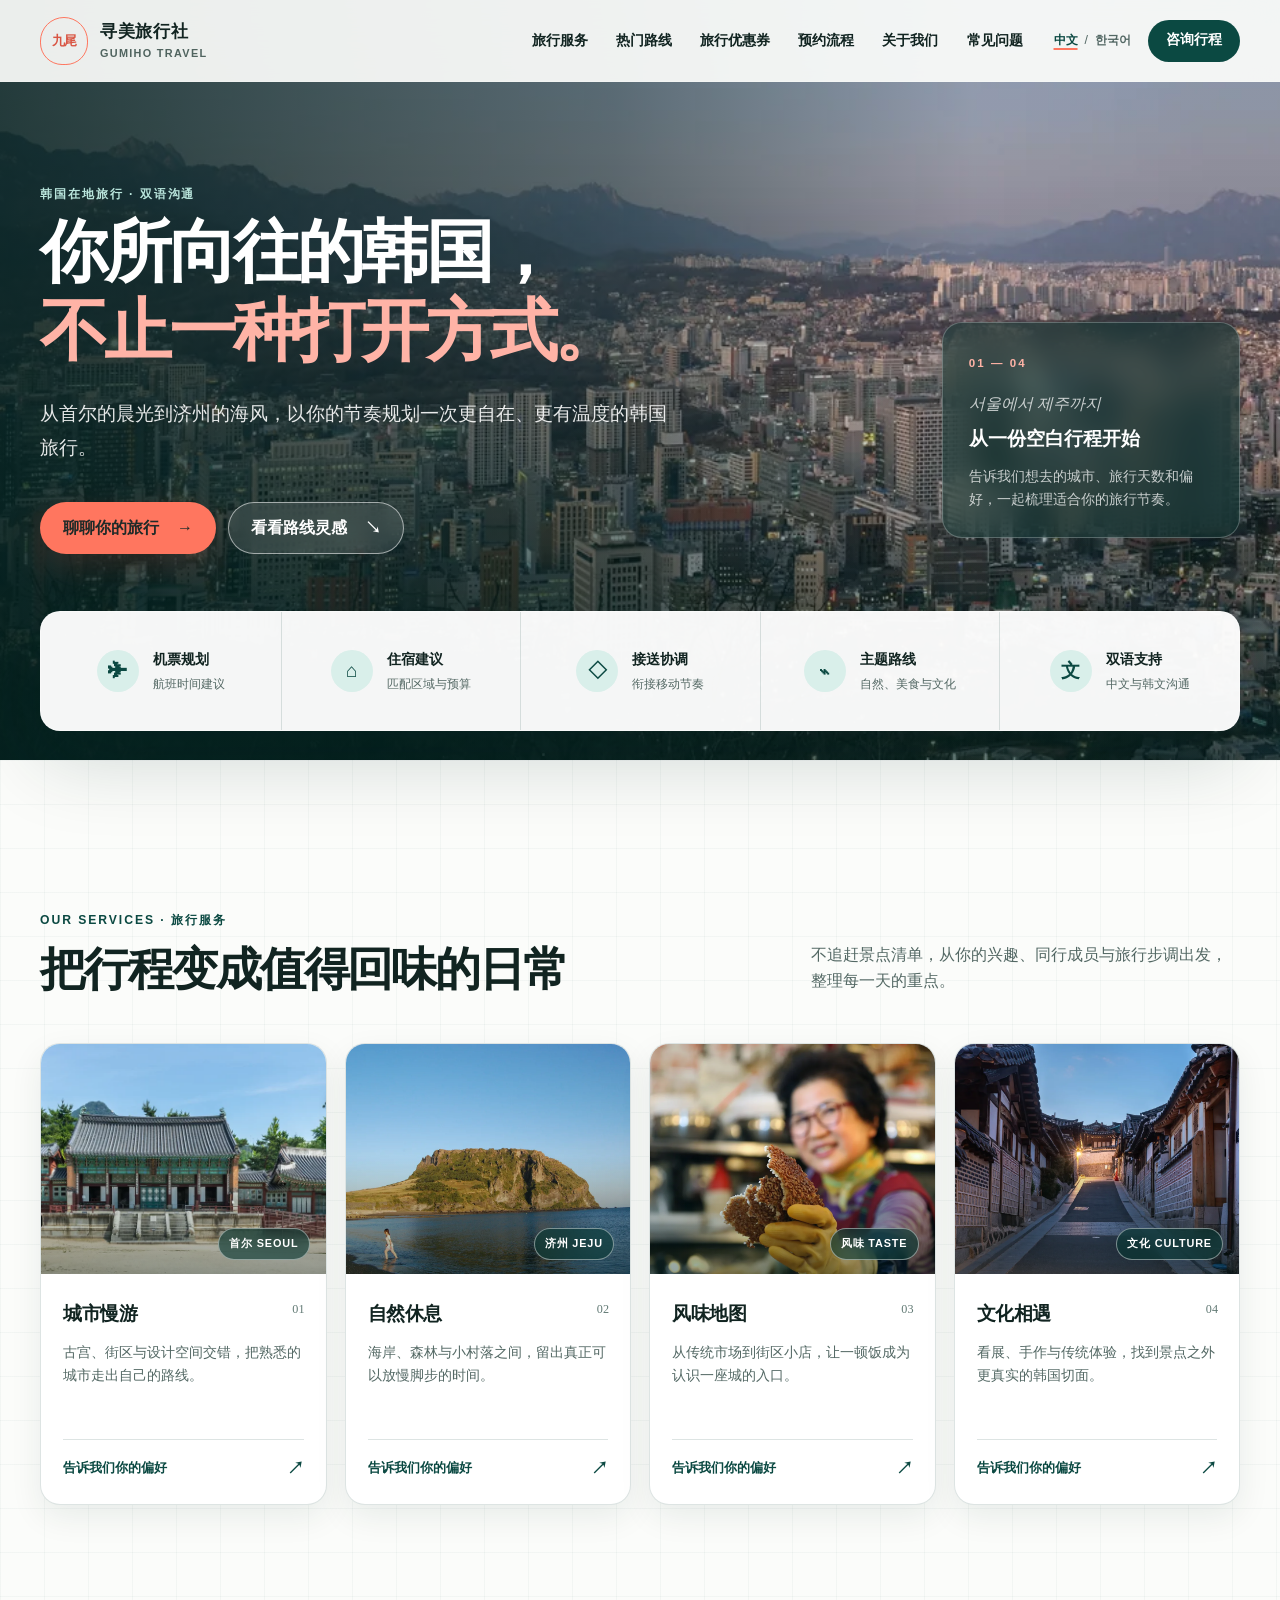
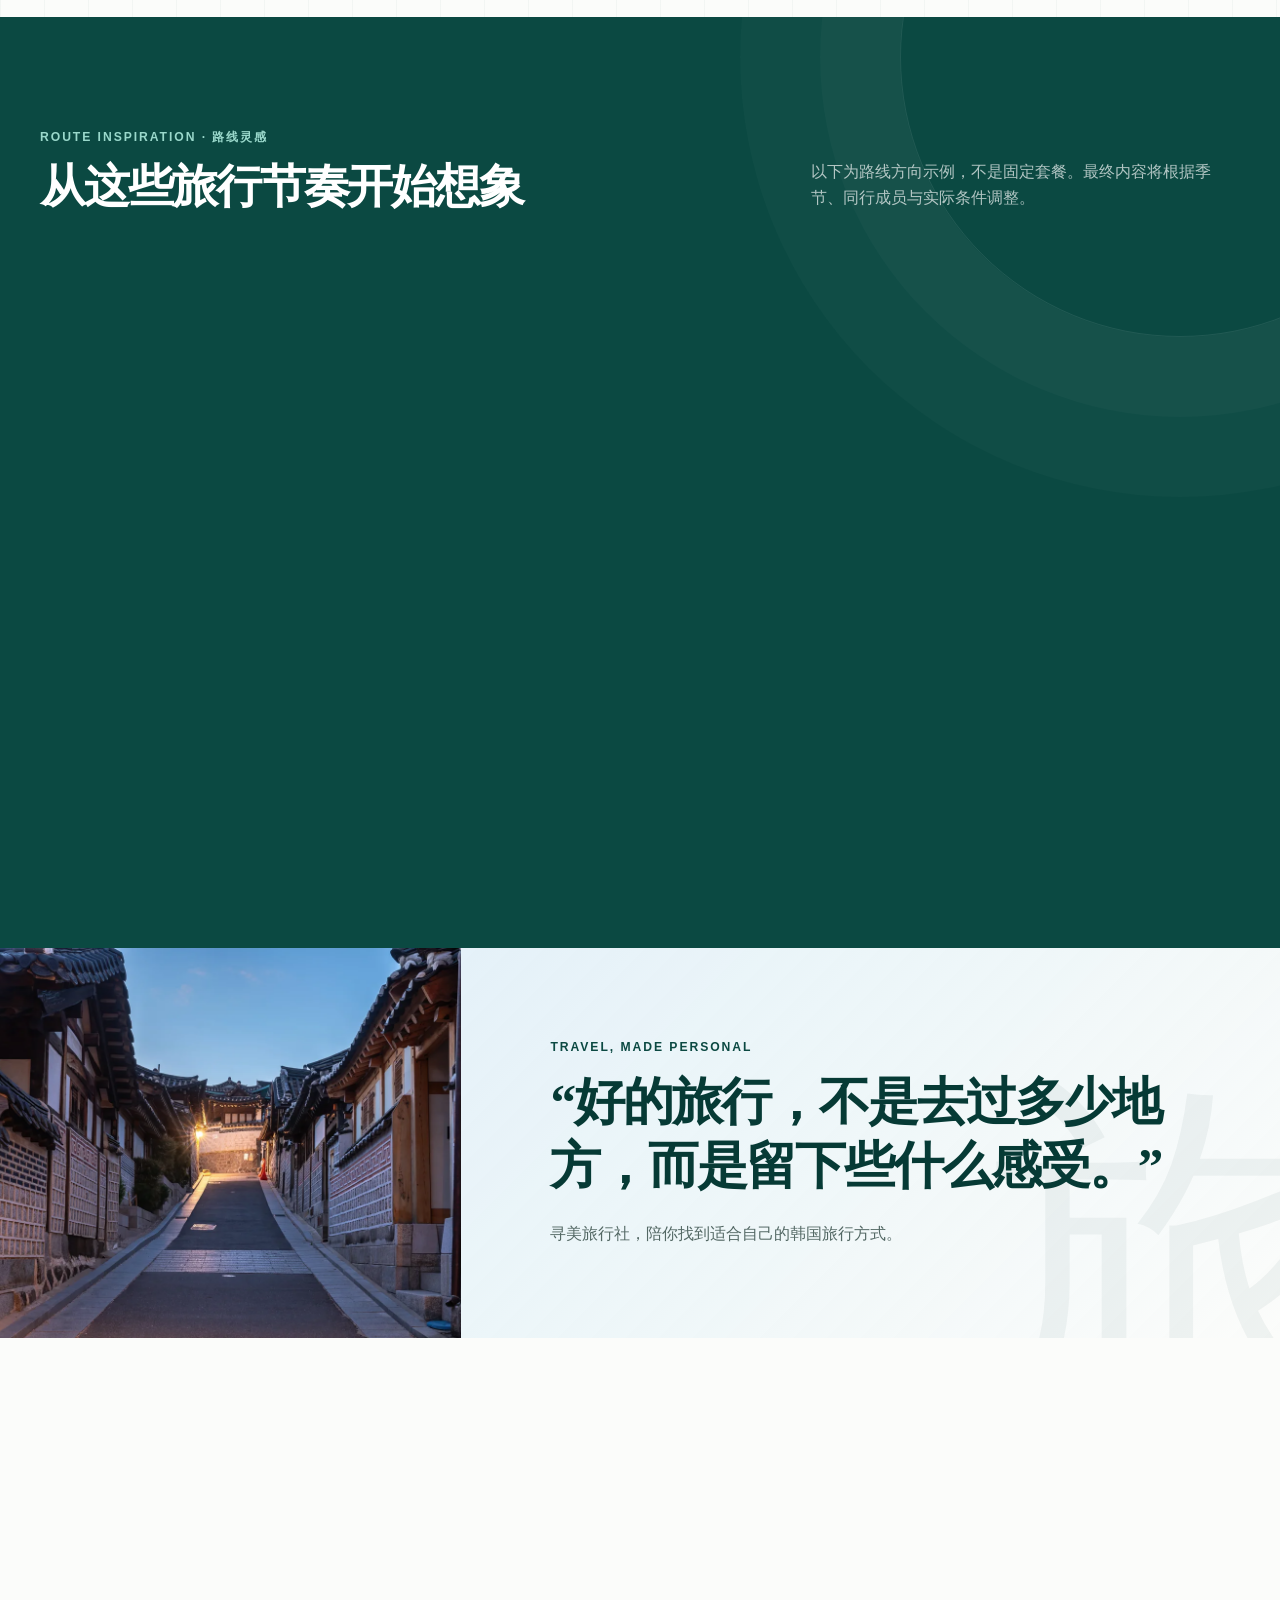
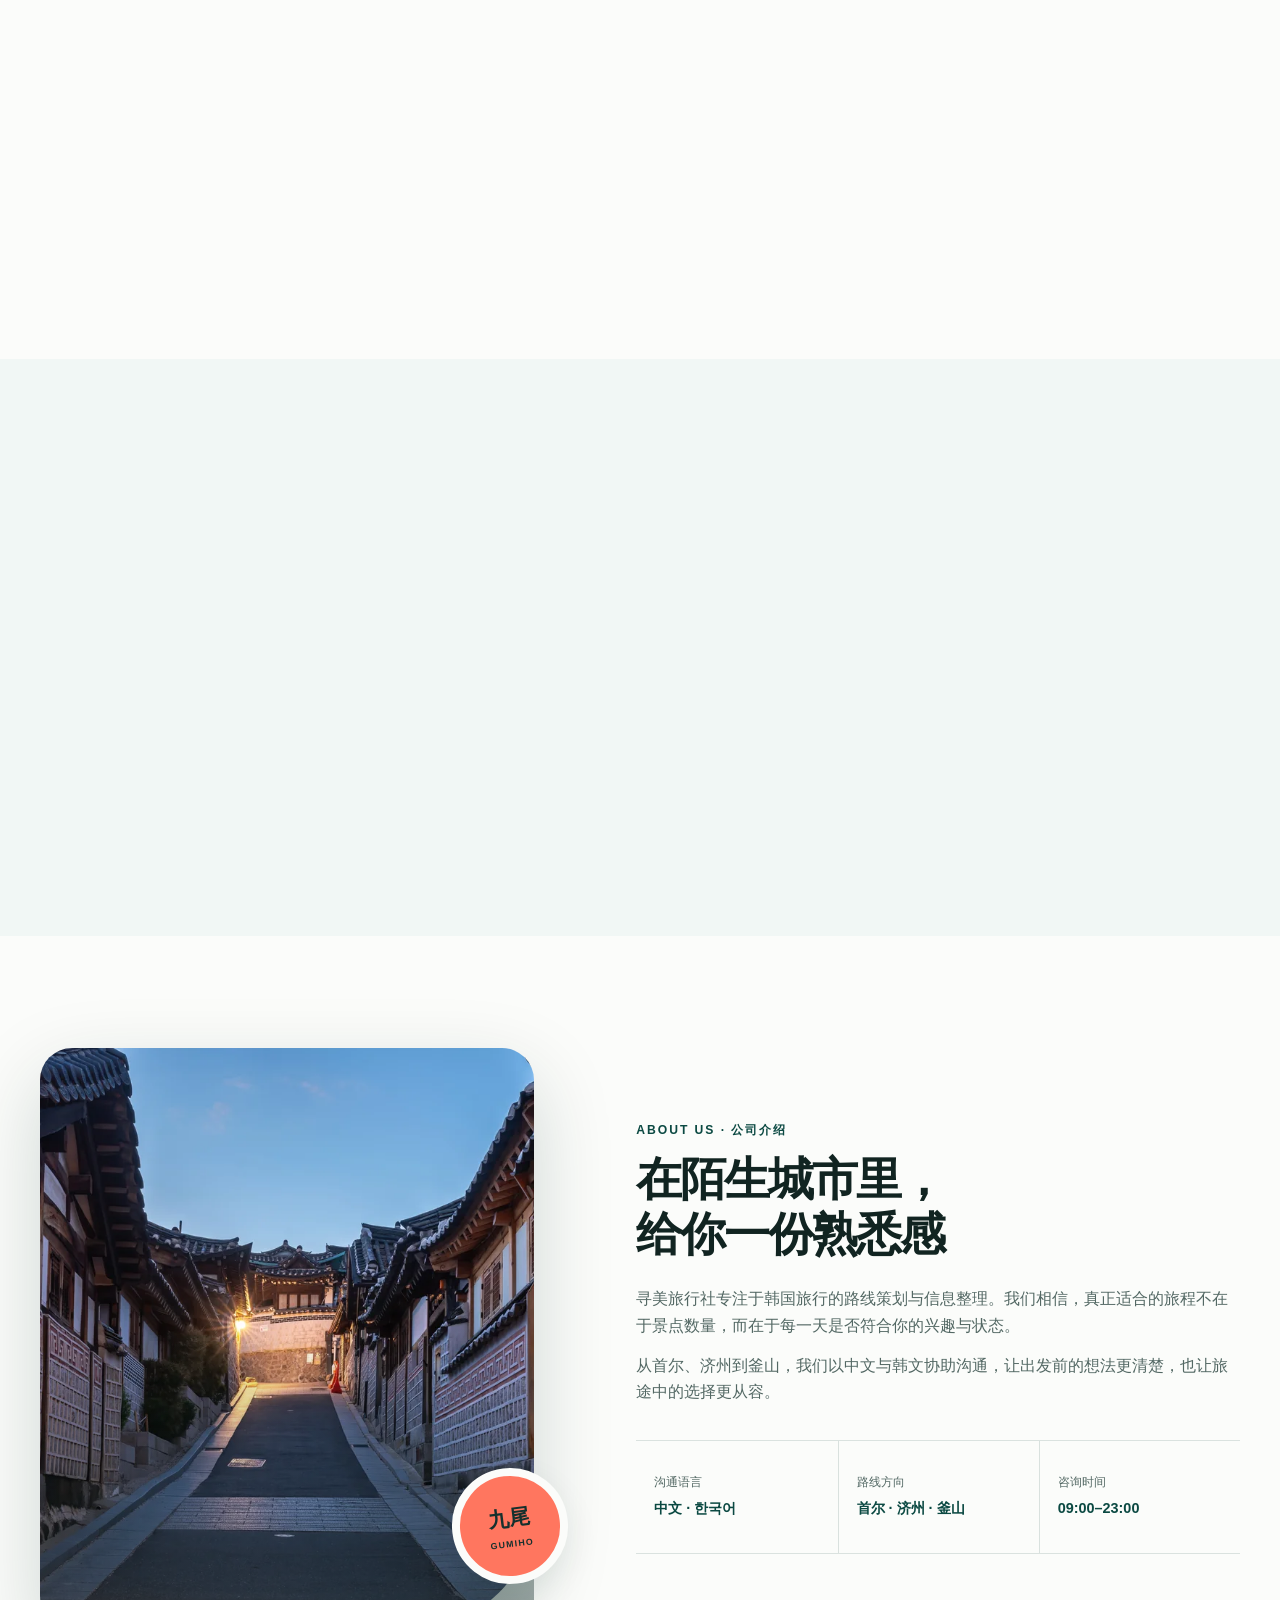
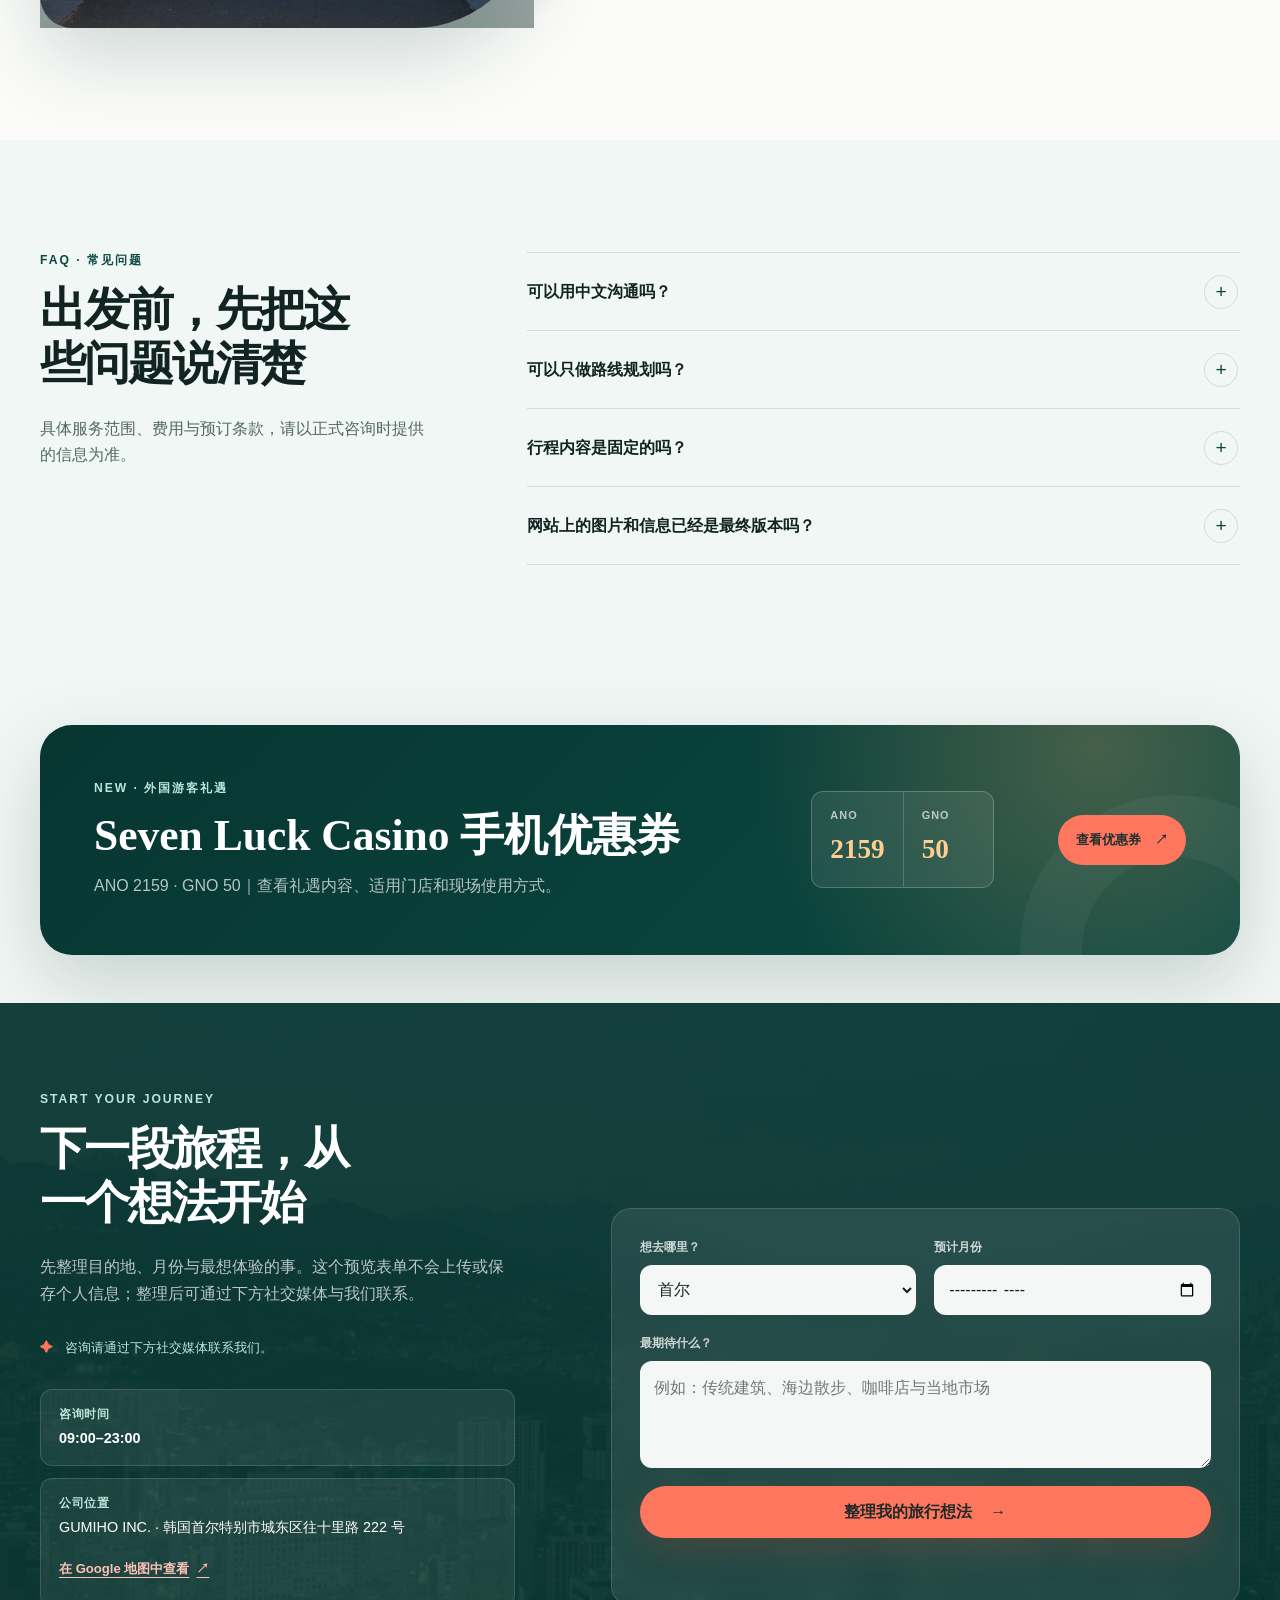
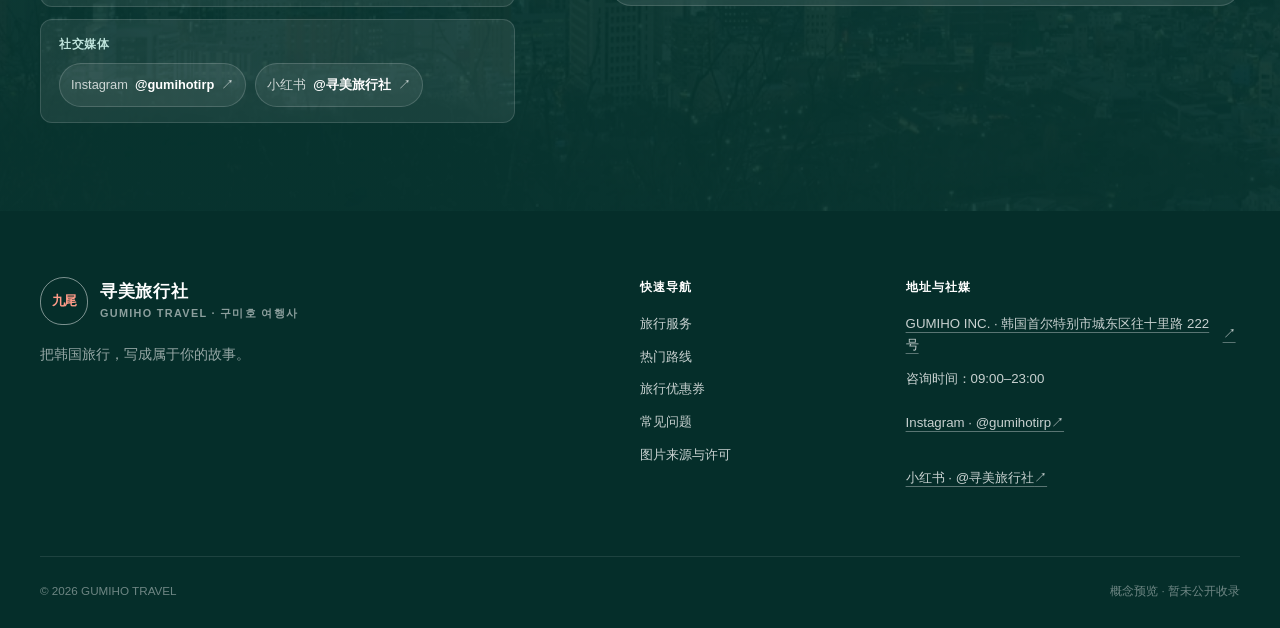
<file: index.html>
<!doctype html>
<html lang="zh-CN">
  <head>
    <meta charset="UTF-8" />
    <meta name="viewport" content="width=device-width, initial-scale=1" />
    <meta
      name="description"
      content="寻美旅行社韩国旅行概念网站：首尔、济州与釜山的双语定制行程灵感。"
    />
    <meta name="robots" content="noindex, nofollow" />
    <meta name="theme-color" content="#0b4942" />
    <title>寻美旅行社｜GUMIHO TRAVEL</title>
    <link rel="stylesheet" href="styles.css?v=20260917-2" />
    <script src="coupon-translations.js?v=20260917-2" defer></script>
    <script src="script.js?v=20260917-2" defer></script>
  </head>
  <body>
    <a class="skip-link" href="#main-content" data-i18n="skipLink">跳到主要内容</a>

    <header class="site-header" data-header>
      <div class="container header-inner">
        <a class="brand" href="#top" aria-label="寻美旅行社首页" data-i18n-aria="brandHome">
          <span class="brand-mark" aria-hidden="true">九尾</span>
          <span class="brand-copy">
            <strong data-i18n="brandName">寻美旅行社</strong>
            <span>GUMIHO TRAVEL</span>
          </span>
        </a>

        <nav class="desktop-nav" aria-label="主要导航" data-i18n-aria="mainNavigation">
          <a href="#services" data-i18n="navServices">旅行服务</a>
          <a href="#routes" data-i18n="navRoutes">热门路线</a>
          <a href="seven-luck-casino-coupon.html" data-i18n="navCoupon">旅行优惠券</a>
          <a href="#process" data-i18n="navProcess">预约流程</a>
          <a href="#about" data-i18n="navAbout">关于我们</a>
          <a href="#faq" data-i18n="navFaq">常见问题</a>
        </nav>

        <div class="header-actions">
          <div class="language-switch" role="group" aria-label="语言选择" data-i18n-aria="languageChoice">
            <button type="button" class="language-button is-active" data-lang="zh" aria-pressed="true">
              中文
            </button>
            <span aria-hidden="true">/</span>
            <button type="button" class="language-button" data-lang="ko" aria-pressed="false">
              한국어
            </button>
          </div>
          <a class="button button--small button--dark header-cta" href="#contact" data-i18n="navConsult">
            咨询行程
          </a>
          <button
            class="menu-toggle"
            type="button"
            aria-expanded="false"
            aria-controls="mobile-menu"
            aria-label="打开菜单"
            data-i18n-aria="openMenu"
          >
            <span></span>
            <span></span>
            <span></span>
          </button>
        </div>
      </div>

      <nav class="mobile-menu" id="mobile-menu" aria-label="移动端导航" data-i18n-aria="mobileNavigation" hidden>
        <a href="#services" data-i18n="navServices">旅行服务</a>
        <a href="#routes" data-i18n="navRoutes">热门路线</a>
        <a href="seven-luck-casino-coupon.html" data-i18n="navCoupon">旅行优惠券</a>
        <a href="#process" data-i18n="navProcess">预约流程</a>
        <a href="#about" data-i18n="navAbout">关于我们</a>
        <a href="#faq" data-i18n="navFaq">常见问题</a>
        <a href="#contact" data-i18n="navConsult">咨询行程</a>
      </nav>
    </header>

    <main id="main-content">
      <section class="hero" id="top" aria-labelledby="hero-title">
        <div class="hero-scrim"></div>
        <div class="container hero-grid">
          <div class="hero-copy reveal">
            <p class="eyebrow eyebrow--light" data-i18n="heroEyebrow">韩国在地旅行 · 双语沟通</p>
            <h1 id="hero-title">
              <span data-i18n="heroLine1">你所向往的韩国，</span>
              <span class="hero-accent" data-i18n="heroLine2">不止一种打开方式。</span>
            </h1>
            <p class="hero-lead" data-i18n="heroLead">
              从首尔的晨光到济州的海风，以你的节奏规划一次更自在、更有温度的韩国旅行。
            </p>
            <div class="hero-actions">
              <a class="button button--coral" href="#contact">
                <span data-i18n="heroPrimary">聊聊你的旅行</span>
                <span aria-hidden="true">→</span>
              </a>
              <a class="button button--glass" href="#routes">
                <span data-i18n="heroSecondary">看看路线灵感</span>
                <span aria-hidden="true">↘</span>
              </a>
            </div>
          </div>

          <aside class="hero-note reveal" aria-label="行程设计说明" data-i18n-aria="heroNoteLabel">
            <span class="hero-note__index">01 — 04</span>
            <p class="hero-note__script" aria-hidden="true">서울에서 제주까지</p>
            <strong data-i18n="heroNoteTitle">从一份空白行程开始</strong>
            <p data-i18n="heroNoteText">
              告诉我们想去的城市、旅行天数和偏好，一起梳理适合你的旅行节奏。
            </p>
          </aside>
        </div>

        <div class="container service-dock-wrap">
          <div class="service-dock" aria-label="服务概览" data-i18n-aria="serviceOverview">
            <div class="dock-item">
              <span class="dock-icon" aria-hidden="true">✈</span>
              <span><strong data-i18n="dockFlight">机票规划</strong><small data-i18n="dockFlightSub">航班时间建议</small></span>
            </div>
            <div class="dock-item">
              <span class="dock-icon" aria-hidden="true">⌂</span>
              <span><strong data-i18n="dockStay">住宿建议</strong><small data-i18n="dockStaySub">匹配区域与预算</small></span>
            </div>
            <div class="dock-item">
              <span class="dock-icon" aria-hidden="true">◇</span>
              <span><strong data-i18n="dockTransfer">接送协调</strong><small data-i18n="dockTransferSub">衔接移动节奏</small></span>
            </div>
            <div class="dock-item">
              <span class="dock-icon" aria-hidden="true">⌁</span>
              <span><strong data-i18n="dockTheme">主题路线</strong><small data-i18n="dockThemeSub">自然、美食与文化</small></span>
            </div>
            <div class="dock-item">
              <span class="dock-icon" aria-hidden="true">文</span>
              <span><strong data-i18n="dockLanguage">双语支持</strong><small data-i18n="dockLanguageSub">中文与韩文沟通</small></span>
            </div>
          </div>
        </div>
      </section>

      <section class="section section--services" id="services" aria-labelledby="services-title">
        <div class="container">
          <div class="section-heading reveal">
            <div>
              <p class="eyebrow" data-i18n="servicesEyebrow">OUR SERVICES · 旅行服务</p>
              <h2 id="services-title" data-i18n="servicesTitle">把行程变成值得回味的日常</h2>
            </div>
            <p data-i18n="servicesIntro">
              不追赶景点清单，从你的兴趣、同行成员与旅行步调出发，整理每一天的重点。
            </p>
          </div>

          <div class="service-cards">
            <article class="service-card reveal">
              <div class="service-card__image photo photo--seoul" role="img" aria-label="首尔城市风景示意图" data-i18n-aria="imageSeoul">
                <span class="image-label" data-i18n="citySeoul">首尔 SEOUL</span>
              </div>
              <div class="service-card__body">
                <span class="card-number">01</span>
                <h3 data-i18n="serviceCityTitle">城市慢游</h3>
                <p data-i18n="serviceCityText">古宫、街区与设计空间交错，把熟悉的城市走出自己的路线。</p>
                <a href="#contact" class="text-link"><span data-i18n="serviceLink">告诉我们你的偏好</span><span aria-hidden="true">↗</span></a>
              </div>
            </article>

            <article class="service-card reveal">
              <div class="service-card__image photo photo--jeju" role="img" aria-label="济州海岸风景示意图" data-i18n-aria="imageJeju">
                <span class="image-label" data-i18n="cityJeju">济州 JEJU</span>
              </div>
              <div class="service-card__body">
                <span class="card-number">02</span>
                <h3 data-i18n="serviceNatureTitle">自然休息</h3>
                <p data-i18n="serviceNatureText">海岸、森林与小村落之间，留出真正可以放慢脚步的时间。</p>
                <a href="#contact" class="text-link"><span data-i18n="serviceLink">告诉我们你的偏好</span><span aria-hidden="true">↗</span></a>
              </div>
            </article>

            <article class="service-card reveal">
              <div class="service-card__image photo photo--food" role="img" aria-label="韩国街巷与餐食氛围示意图" data-i18n-aria="imageFood">
                <span class="image-label" data-i18n="themeTaste">风味 TASTE</span>
              </div>
              <div class="service-card__body">
                <span class="card-number">03</span>
                <h3 data-i18n="serviceTasteTitle">风味地图</h3>
                <p data-i18n="serviceTasteText">从传统市场到街区小店，让一顿饭成为认识一座城的入口。</p>
                <a href="#contact" class="text-link"><span data-i18n="serviceLink">告诉我们你的偏好</span><span aria-hidden="true">↗</span></a>
              </div>
            </article>

            <article class="service-card reveal">
              <div class="service-card__image photo photo--culture" role="img" aria-label="韩国传统建筑与文化体验示意图" data-i18n-aria="imageCulture">
                <span class="image-label" data-i18n="themeCulture">文化 CULTURE</span>
              </div>
              <div class="service-card__body">
                <span class="card-number">04</span>
                <h3 data-i18n="serviceCultureTitle">文化相遇</h3>
                <p data-i18n="serviceCultureText">看展、手作与传统体验，找到景点之外更真实的韩国切面。</p>
                <a href="#contact" class="text-link"><span data-i18n="serviceLink">告诉我们你的偏好</span><span aria-hidden="true">↗</span></a>
              </div>
            </article>
          </div>
        </div>
      </section>

      <section class="section section--routes" id="routes" aria-labelledby="routes-title">
        <div class="container">
          <div class="section-heading section-heading--routes reveal">
            <div>
              <p class="eyebrow" data-i18n="routesEyebrow">ROUTE INSPIRATION · 路线灵感</p>
              <h2 id="routes-title" data-i18n="routesTitle">从这些旅行节奏开始想象</h2>
            </div>
            <p data-i18n="routesIntro">
              以下为路线方向示例，不是固定套餐。最终内容将根据季节、同行成员与实际条件调整。
            </p>
          </div>

          <div class="route-grid">
            <article class="route-card route-card--large reveal">
              <div class="route-card__image photo photo--palace" role="img" aria-label="首尔宫殿与城市路线示意图" data-i18n-aria="routeImageSeoul"></div>
              <div class="route-card__content">
                <div class="route-meta">
                  <span data-i18n="routeSeoulMeta">首尔 · 4日节奏示例</span>
                  <span>SEOUL</span>
                </div>
                <h3 data-i18n="routeSeoulTitle">城市与传统，刚好相遇</h3>
                <p data-i18n="routeSeoulText">古宫散步、街区咖啡、设计小店与汉江黄昏，在新与旧之间自由切换。</p>
                <ul class="route-tags" aria-label="路线主题" data-i18n-aria="routeThemes">
                  <li data-i18n="tagArchitecture">建筑</li>
                  <li data-i18n="tagNeighborhood">街区</li>
                  <li data-i18n="tagDesign">设计</li>
                </ul>
              </div>
            </article>

            <article class="route-card reveal">
              <div class="route-card__image photo photo--coast" role="img" aria-label="济州海岸路线示意图" data-i18n-aria="routeImageJeju"></div>
              <div class="route-card__content">
                <div class="route-meta">
                  <span data-i18n="routeJejuMeta">济州 · 4日节奏示例</span>
                  <span>JEJU</span>
                </div>
                <h3 data-i18n="routeJejuTitle">把日程交给海风</h3>
                <p data-i18n="routeJejuText">沿海散步、自然风景与安静小店，给身体和心情都留一点空白。</p>
                <ul class="route-tags" aria-label="路线主题" data-i18n-aria="routeThemes">
                  <li data-i18n="tagNature">自然</li>
                  <li data-i18n="tagWalk">徒步</li>
                  <li data-i18n="tagRelax">放松</li>
                </ul>
              </div>
            </article>

            <article class="route-card reveal">
              <div class="route-card__image photo photo--food" role="img" aria-label="韩国传统市场与美食路线示意图" data-i18n-aria="routeImageBusan"></div>
              <div class="route-card__content">
                <div class="route-meta">
                  <span data-i18n="routeBusanMeta">首尔 · 2日主题示例</span>
                  <span>SEOUL</span>
                </div>
                <h3 data-i18n="routeBusanTitle">在市场与夜色里开胃</h3>
                <p data-i18n="routeBusanText">传统市场、街区小店与夜间散步，用味觉记住首尔最鲜活的一面。</p>
                <ul class="route-tags" aria-label="路线主题" data-i18n-aria="routeThemes">
                  <li data-i18n="tagLocal">在地</li>
                  <li data-i18n="tagFood">美食</li>
                  <li data-i18n="tagMarket">市场</li>
                </ul>
              </div>
            </article>
          </div>
        </div>
      </section>

      <section class="quote-band" aria-label="品牌理念" data-i18n-aria="brandIdea">
        <div class="quote-band__image photo photo--hanok" role="img" aria-label="韩国传统建筑示意图" data-i18n-aria="imageHanok"></div>
        <div class="quote-band__content">
          <p class="eyebrow" data-i18n="quoteEyebrow">TRAVEL, MADE PERSONAL</p>
          <blockquote data-i18n="quoteText">“好的旅行，不是去过多少地方，而是留下些什么感受。”</blockquote>
          <p data-i18n="quoteSub">寻美旅行社，陪你找到适合自己的韩国旅行方式。</p>
        </div>
      </section>

      <section class="section section--process" id="process" aria-labelledby="process-title">
        <div class="container">
          <div class="section-heading reveal">
            <div>
              <p class="eyebrow" data-i18n="processEyebrow">HOW IT WORKS · 预约流程</p>
              <h2 id="process-title" data-i18n="processTitle">四步，把想法变成清晰行程</h2>
            </div>
            <p data-i18n="processIntro">先理解你，再讨论路线。每一步都保留调整空间。</p>
          </div>

          <ol class="process-list">
            <li class="process-step reveal">
              <span class="process-number">01</span>
              <span class="process-symbol" aria-hidden="true">○</span>
              <h3 data-i18n="process1Title">分享期待</h3>
              <p data-i18n="process1Text">告诉我们城市、日期、同行成员与旅行偏好。</p>
            </li>
            <li class="process-step reveal">
              <span class="process-number">02</span>
              <span class="process-symbol" aria-hidden="true">◇</span>
              <h3 data-i18n="process2Title">梳理方向</h3>
              <p data-i18n="process2Text">一起确认重点、节奏与需要协助的事项。</p>
            </li>
            <li class="process-step reveal">
              <span class="process-number">03</span>
              <span class="process-symbol" aria-hidden="true">□</span>
              <h3 data-i18n="process3Title">确认安排</h3>
              <p data-i18n="process3Text">根据可用情况核对细节，再确定最终计划。</p>
            </li>
            <li class="process-step reveal">
              <span class="process-number">04</span>
              <span class="process-symbol" aria-hidden="true">↗</span>
              <h3 data-i18n="process4Title">自在出发</h3>
              <p data-i18n="process4Text">带着清楚的路线与必要信息，开始韩国之旅。</p>
            </li>
          </ol>
        </div>
      </section>

      <section class="section section--reasons" aria-labelledby="reasons-title">
        <div class="container">
          <div class="section-heading reveal">
            <div>
              <p class="eyebrow" data-i18n="reasonsEyebrow">WHY GUMIHO · 选择理由</p>
              <h2 id="reasons-title" data-i18n="reasonsTitle">旅行里最重要的，是恰到好处</h2>
            </div>
            <p data-i18n="reasonsIntro">不堆满日程，也不套用同一份模板，把注意力放回旅行者本身。</p>
          </div>

          <div class="reason-grid">
            <article class="reason-card reveal">
              <span class="reason-icon" aria-hidden="true">A</span>
              <h3 data-i18n="reason1Title">双语沟通</h3>
              <p data-i18n="reason1Text">以中文理解需求，以韩文衔接当地信息，减少沟通落差。</p>
            </article>
            <article class="reason-card reveal">
              <span class="reason-icon" aria-hidden="true">↺</span>
              <h3 data-i18n="reason2Title">灵活节奏</h3>
              <p data-i18n="reason2Text">根据同行成员、季节与体力安排每天的行走密度。</p>
            </article>
            <article class="reason-card reveal">
              <span class="reason-icon" aria-hidden="true">◎</span>
              <h3 data-i18n="reason3Title">兴趣优先</h3>
              <p data-i18n="reason3Text">从自然、饮食、文化或购物兴趣出发，建立路线重点。</p>
            </article>
            <article class="reason-card reveal">
              <span class="reason-icon" aria-hidden="true">✓</span>
              <h3 data-i18n="reason4Title">信息清楚</h3>
              <p data-i18n="reason4Text">把交通、时间与注意事项整理成容易理解的旅行信息。</p>
            </article>
          </div>
        </div>
      </section>

      <section class="section section--about" id="about" aria-labelledby="about-title">
        <div class="container about-grid">
          <div class="about-image-wrap reveal">
            <div class="about-image photo photo--about" role="img" aria-label="首尔街区旅行氛围示意图" data-i18n-aria="imageAbout"></div>
            <div class="about-seal" aria-hidden="true">
              <span>九尾</span>
              <small>GUMIHO</small>
            </div>
          </div>
          <div class="about-copy reveal">
            <p class="eyebrow" data-i18n="aboutEyebrow">ABOUT US · 公司介绍</p>
            <h2 id="about-title" data-i18n="aboutTitle">在陌生城市里，给你一份熟悉感</h2>
            <p data-i18n="aboutText1">
              寻美旅行社专注于韩国旅行的路线策划与信息整理。我们相信，真正适合的旅程不在于景点数量，而在于每一天是否符合你的兴趣与状态。
            </p>
            <p data-i18n="aboutText2">
              从首尔、济州到釜山，我们以中文与韩文协助沟通，让出发前的想法更清楚，也让旅途中的选择更从容。
            </p>
            <div class="about-facts" aria-label="服务信息" data-i18n-aria="serviceInfo">
              <div>
                <span data-i18n="factLanguageLabel">沟通语言</span>
                <strong data-i18n="factLanguageValue">中文 · 한국어</strong>
              </div>
              <div>
                <span data-i18n="factAreaLabel">路线方向</span>
                <strong data-i18n="factAreaValue">首尔 · 济州 · 釜山</strong>
              </div>
              <div>
                <span data-i18n="factHoursLabel">咨询时间</span>
                <strong data-i18n="factHoursValue">09:00–23:00</strong>
              </div>
            </div>
          </div>
        </div>
      </section>

      <section class="section section--faq" id="faq" aria-labelledby="faq-title">
        <div class="container faq-grid">
          <div class="faq-heading reveal">
            <p class="eyebrow" data-i18n="faqEyebrow">FAQ · 常见问题</p>
            <h2 id="faq-title" data-i18n="faqTitle">出发前，先把这些问题说清楚</h2>
            <p data-i18n="faqIntro">具体服务范围、费用与预订条款，请以正式咨询时提供的信息为准。</p>
          </div>
          <div class="faq-list reveal">
            <details>
              <summary data-i18n="faq1Question">可以用中文沟通吗？</summary>
              <p data-i18n="faq1Answer">可以。网站与咨询流程计划提供中文和韩文沟通支持，也可以通过页面所列社媒主页了解最新信息。</p>
            </details>
            <details>
              <summary data-i18n="faq2Question">可以只做路线规划吗？</summary>
              <p data-i18n="faq2Answer">可以先说明需要协助的范围，我们会根据实际服务内容确认是否适合承接。</p>
            </details>
            <details>
              <summary data-i18n="faq3Question">行程内容是固定的吗？</summary>
              <p data-i18n="faq3Answer">不是。页面中的路线仅作灵感展示，实际安排会根据季节、可用情况和个人偏好调整。</p>
            </details>
            <details>
              <summary data-i18n="faq4Question">网站上的图片和信息已经是最终版本吗？</summary>
              <p data-i18n="faq4Answer">目前是概念预览。企业资料、服务条款与授权图片会在正式发布前完成核对与替换。</p>
            </details>
          </div>
        </div>
      </section>

      <section class="section section--coupon-promo" aria-labelledby="coupon-promo-title">
        <div class="container">
          <a class="coupon-promo reveal" href="seven-luck-casino-coupon.html">
            <div class="coupon-promo__copy">
              <p class="eyebrow eyebrow--light" data-i18n="couponPromoEyebrow">NEW · 外国游客礼遇</p>
              <h2 id="coupon-promo-title" data-i18n="couponPromoTitle">Seven Luck Casino 手机优惠券</h2>
              <p data-i18n="couponPromoText">ANO 2159 · GNO 50｜查看礼遇内容、适用门店和现场使用方式。</p>
            </div>
            <div class="coupon-promo__code" aria-hidden="true">
              <span>ANO <strong>2159</strong></span>
              <span>GNO <strong>50</strong></span>
            </div>
            <span class="coupon-promo__cta">
              <span data-i18n="couponPromoCta">查看优惠券</span>
              <span aria-hidden="true">↗</span>
            </span>
          </a>
        </div>
      </section>

      <section class="section section--contact" id="contact" aria-labelledby="contact-title">
        <div class="container contact-shell reveal">
          <div class="contact-copy">
            <p class="eyebrow eyebrow--light" data-i18n="contactEyebrow">START YOUR JOURNEY</p>
            <h2 id="contact-title" data-i18n="contactTitle">下一段旅程，从一个想法开始</h2>
            <p data-i18n="contactText">
              先整理目的地、月份与最想体验的事。这个预览表单不会上传或保存个人信息；整理后可通过下方社交媒体与我们联系。
            </p>
            <div class="contact-note">
              <span aria-hidden="true">✦</span>
              <span data-i18n="contactNote">咨询请通过下方社交媒体联系我们。</span>
            </div>
            <div class="contact-details" aria-label="公司信息与社交媒体" data-i18n-aria="contactDetailsLabel">
              <div class="contact-detail">
                <span class="contact-detail__label" data-i18n="consultationHoursLabel">咨询时间</span>
                <strong data-i18n="consultationHoursValue">09:00–23:00</strong>
              </div>
              <div class="contact-detail">
                <span class="contact-detail__label" data-i18n="companyLocationLabel">公司位置</span>
                <address data-i18n="companyAddress">
                  GUMIHO INC. · 韩国首尔特别市城东区往十里路 222 号
                </address>
                <a
                  class="contact-detail__link"
                  href="https://maps.app.goo.gl/YDmU9HxGWgYftDVD8?g_st=ac"
                  target="_blank"
                  rel="noopener noreferrer"
                  aria-label="在 Google 地图查看 GUMIHO INC.（新窗口打开）"
                  data-i18n-aria="mapLinkAria"
                >
                  <span data-i18n="viewOnGoogleMaps">在 Google 地图中查看</span>
                  <span aria-hidden="true">↗</span>
                </a>
              </div>
              <div class="contact-detail">
                <span class="contact-detail__label" data-i18n="socialChannelsLabel">社交媒体</span>
                <div class="contact-socials">
                  <a
                    class="social-link"
                    href="https://www.instagram.com/gumihotirp?stkn=MXFvNGZjYjg4cHg3cg%3D%3D&amp;utm_source=qr"
                    target="_blank"
                    rel="noopener noreferrer"
                    aria-label="在 Instagram 查看 @gumihotirp（新窗口打开）"
                    data-i18n-aria="instagramProfileAria"
                  >
                    <span>Instagram</span>
                    <strong>@gumihotirp</strong>
                    <span aria-hidden="true">↗</span>
                  </a>
                  <a
                    class="social-link"
                    href="https://xhslink.cn/o/5OdGauWCmHy"
                    target="_blank"
                    rel="noopener noreferrer"
                    aria-label="在小红书查看 @寻美旅行社（新窗口打开）"
                    data-i18n-aria="xiaohongshuProfileAria"
                  >
                    <span data-i18n="xiaohongshuName">小红书</span>
                    <strong>@寻美旅行社</strong>
                    <span aria-hidden="true">↗</span>
                  </a>
                </div>
              </div>
            </div>
          </div>

          <form class="inquiry-form" id="inquiry-form">
            <div class="form-field">
              <label for="destination" data-i18n="formDestination">想去哪里？</label>
              <select id="destination" name="destination">
                <option value="seoul" data-i18n="formDestinationSeoul">首尔</option>
                <option value="jeju" data-i18n="formDestinationJeju">济州</option>
                <option value="busan" data-i18n="formDestinationBusan">釜山</option>
                <option value="multi" data-i18n="formDestinationMulti">多城市</option>
                <option value="unsure" data-i18n="formDestinationUnsure">还没决定</option>
              </select>
            </div>
            <div class="form-field">
              <label for="travel-month" data-i18n="formMonth">预计月份</label>
              <input id="travel-month" name="travel-month" type="month" />
            </div>
            <div class="form-field form-field--wide">
              <label for="interests" data-i18n="formInterests">最期待什么？</label>
              <textarea
                id="interests"
                name="interests"
                rows="3"
                maxlength="180"
                placeholder="例如：传统建筑、海边散步、咖啡店与当地市场"
                data-i18n-placeholder="formInterestsPlaceholder"
              ></textarea>
            </div>
            <button class="button button--coral form-submit" type="submit">
              <span data-i18n="formSubmit">整理我的旅行想法</span>
              <span aria-hidden="true">→</span>
            </button>
            <p class="form-status" id="form-status" role="status" aria-live="polite"></p>
          </form>
        </div>
      </section>
    </main>

    <footer class="site-footer">
      <div class="container footer-grid">
        <div>
          <a class="brand brand--footer" href="#top" aria-label="寻美旅行社首页" data-i18n-aria="brandHome">
            <span class="brand-mark brand-mark--footer" aria-hidden="true">九尾</span>
            <span class="brand-copy">
              <strong data-i18n="brandName">寻美旅行社</strong>
              <span>GUMIHO TRAVEL · 구미호 여행사</span>
            </span>
          </a>
          <p class="footer-tagline" data-i18n="footerTagline">把韩国旅行，写成属于你的故事。</p>
        </div>
        <div class="footer-column">
          <strong data-i18n="footerNavigate">快速导航</strong>
          <a href="#services" data-i18n="navServices">旅行服务</a>
          <a href="#routes" data-i18n="navRoutes">热门路线</a>
          <a href="seven-luck-casino-coupon.html" data-i18n="navCoupon">旅行优惠券</a>
          <a href="#faq" data-i18n="navFaq">常见问题</a>
          <a href="ATTRIBUTIONS.md" data-i18n="footerCredits">图片来源与许可</a>
        </div>
        <div class="footer-column">
          <strong data-i18n="footerContact">地址与社媒</strong>
          <a
            class="footer-address"
            href="https://maps.app.goo.gl/YDmU9HxGWgYftDVD8?g_st=ac"
            target="_blank"
            rel="noopener noreferrer"
            aria-label="在 Google 地图查看 GUMIHO INC.（新窗口打开）"
            data-i18n-aria="mapLinkAria"
          >
            <span data-i18n="companyAddress">GUMIHO INC. · 韩国首尔特别市城东区往十里路 222 号</span>
            <span aria-hidden="true">↗</span>
          </a>
          <span data-i18n="footerHours">咨询时间：09:00–23:00</span>
          <a
            href="https://www.instagram.com/gumihotirp?stkn=MXFvNGZjYjg4cHg3cg%3D%3D&amp;utm_source=qr"
            target="_blank"
            rel="noopener noreferrer"
            aria-label="在 Instagram 查看 @gumihotirp（新窗口打开）"
            data-i18n-aria="instagramProfileAria"
          >
            Instagram · @gumihotirp <span aria-hidden="true">↗</span>
          </a>
          <a
            href="https://xhslink.cn/o/5OdGauWCmHy"
            target="_blank"
            rel="noopener noreferrer"
            aria-label="在小红书查看 @寻美旅行社（新窗口打开）"
            data-i18n-aria="xiaohongshuProfileAria"
          >
            <span data-i18n="footerXiaohongshu">小红书 · @寻美旅行社</span> <span aria-hidden="true">↗</span>
          </a>
        </div>
      </div>
      <div class="container footer-bottom">
        <span>© <span id="current-year"></span> GUMIHO TRAVEL</span>
        <span data-i18n="footerPreview">概念预览 · 暂未公开收录</span>
      </div>
    </footer>
  </body>
</html>
</file>
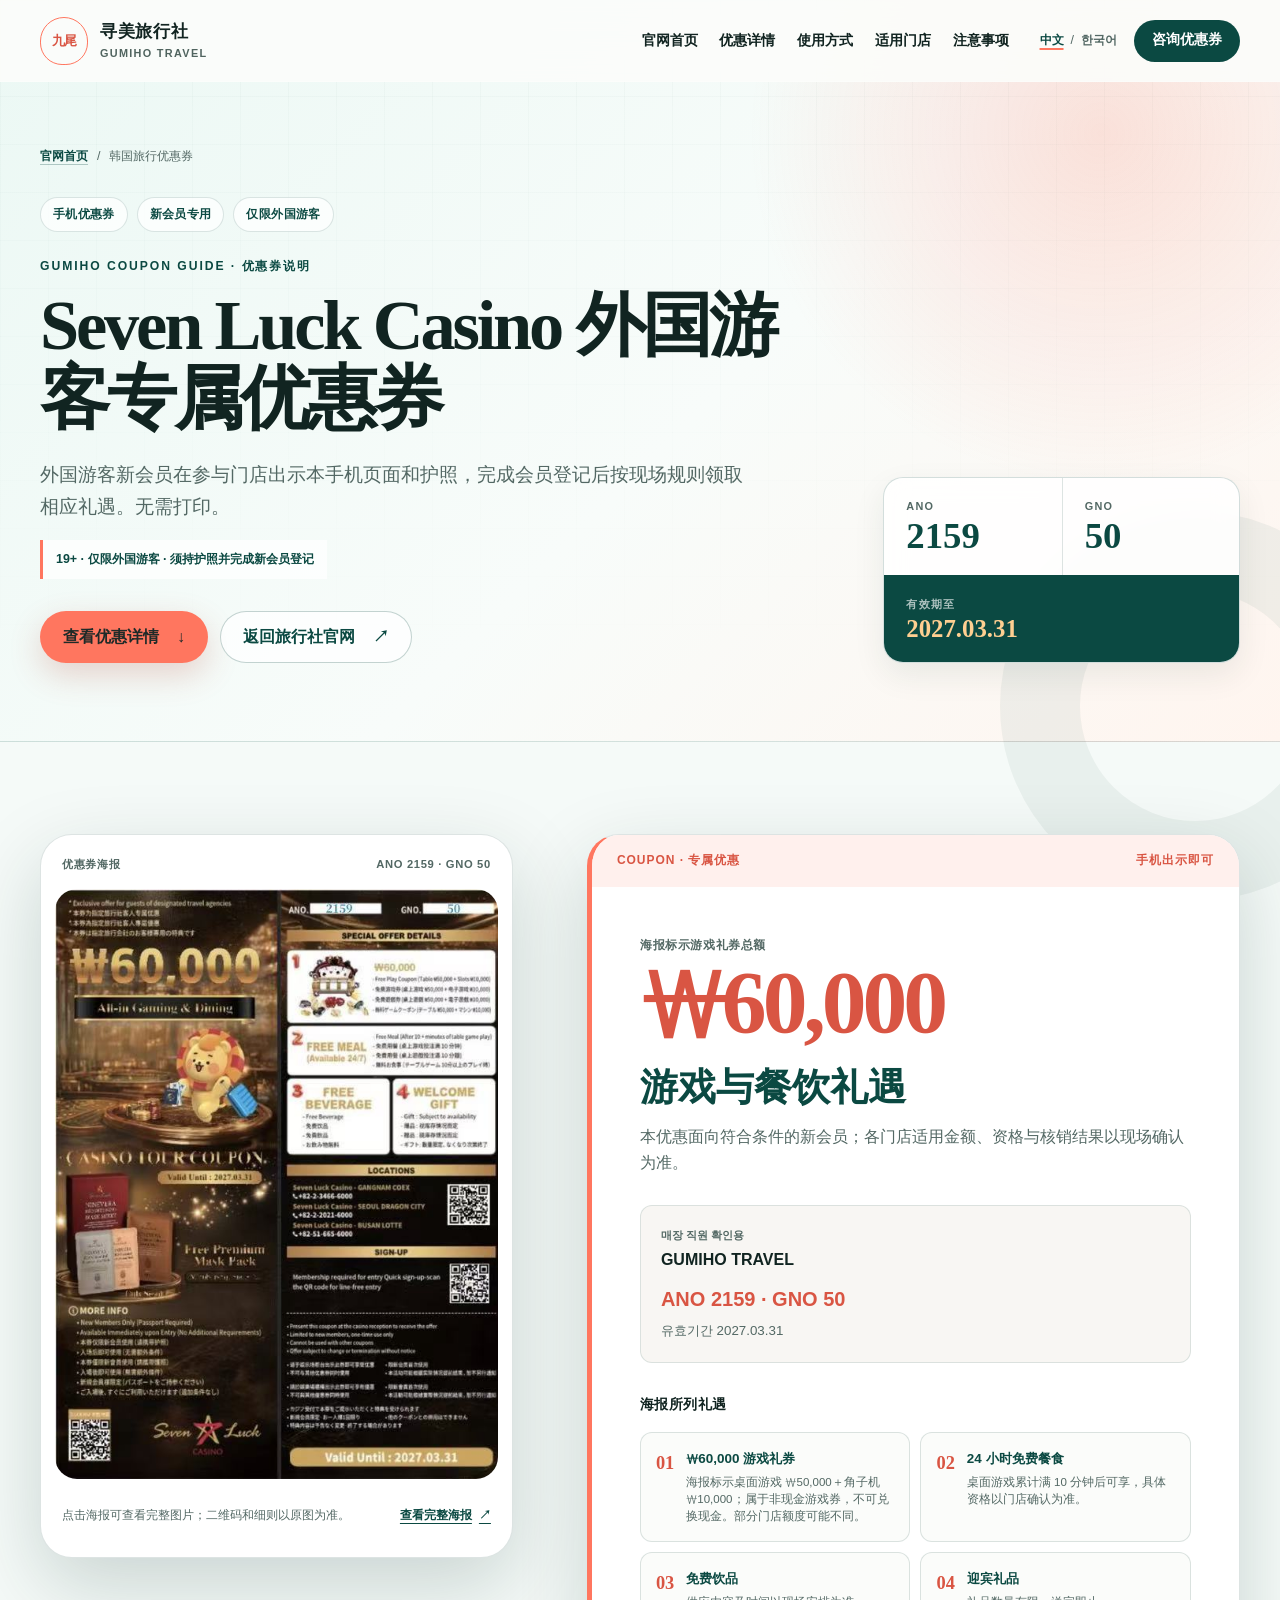
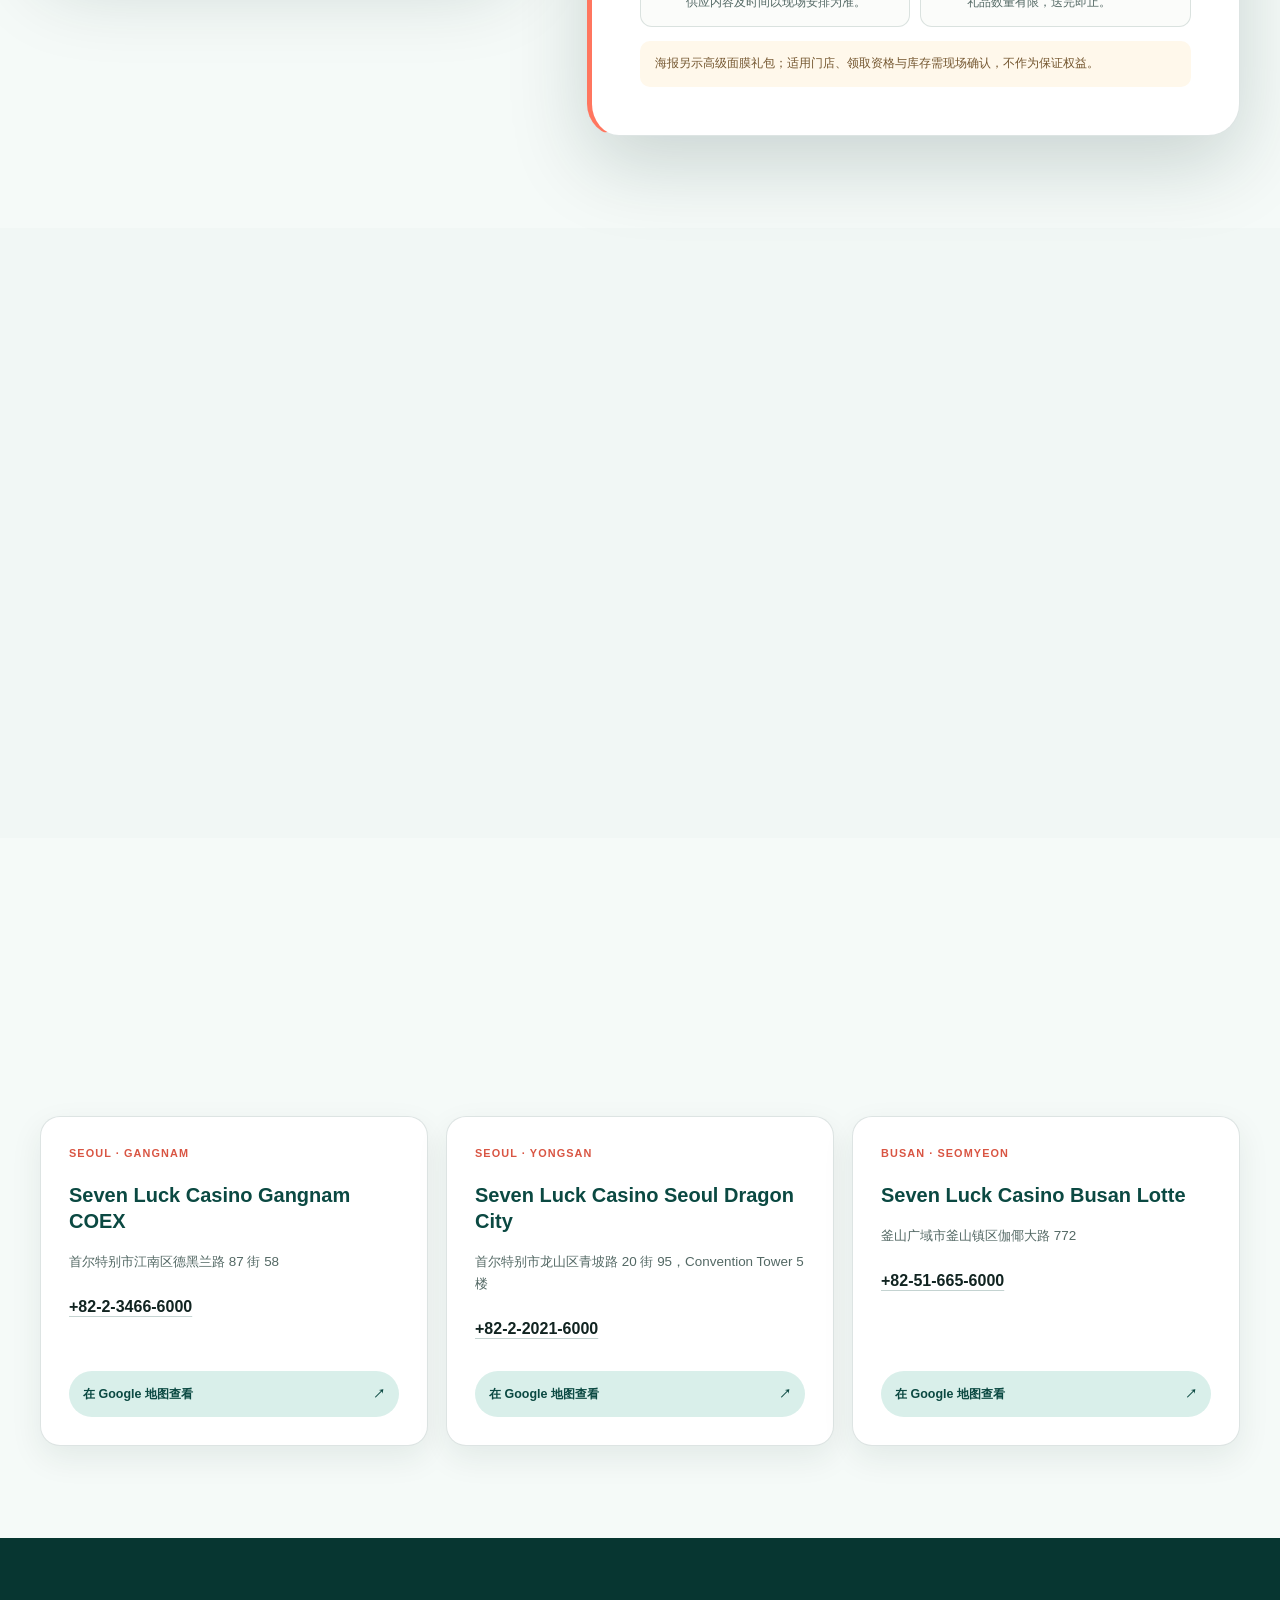
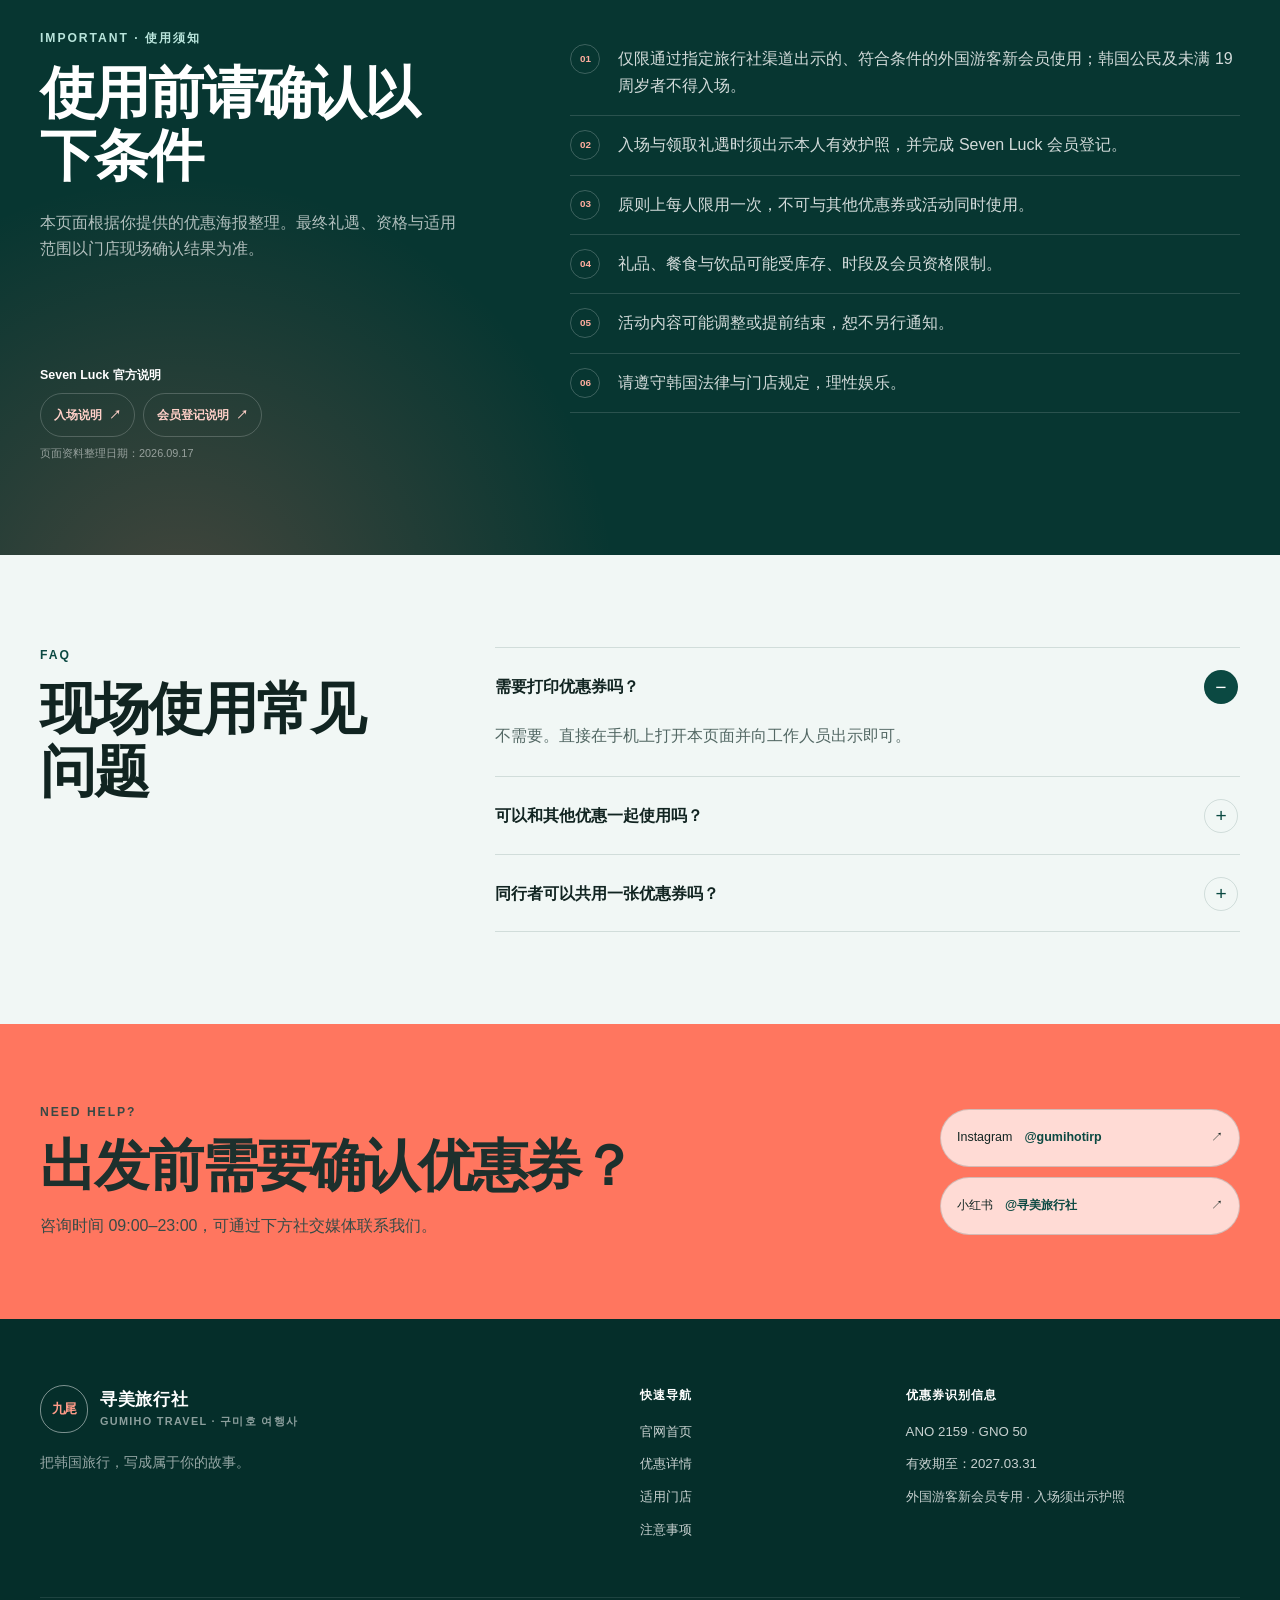
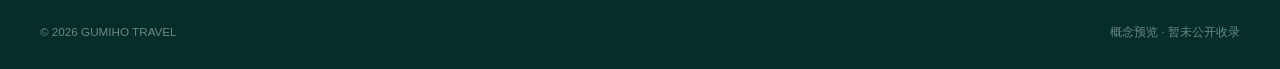
<file: seven-luck-casino-coupon.html>
<!doctype html>
<html
  lang="zh-CN"
  data-page-title-key="couponPageTitle"
  data-page-description-key="couponPageDescription"
>
  <head>
    <meta charset="UTF-8" />
    <meta name="viewport" content="width=device-width, initial-scale=1" />
    <meta
      name="description"
      content="GUMIHO TRAVEL 提供的 Seven Luck Casino 外国游客手机优惠券说明页，ANO 2159，GNO 50。"
    />
    <meta name="robots" content="noindex, nofollow" />
    <meta name="theme-color" content="#0b4942" />
    <title>Seven Luck Casino 外国游客优惠券｜GUMIHO TRAVEL</title>
    <link rel="stylesheet" href="styles.css?v=20260917-2" />
    <link rel="stylesheet" href="coupon.css?v=20260917-2" />
    <script src="coupon-translations.js?v=20260917-2" defer></script>
    <script src="script.js?v=20260917-2" defer></script>
  </head>
  <body class="coupon-page">
    <a class="skip-link" href="#main-content" data-i18n="skipLink">跳到主要内容</a>

    <header class="site-header" data-header>
      <div class="container header-inner">
        <a class="brand" href="index.html" aria-label="寻美旅行社首页" data-i18n-aria="brandHome">
          <span class="brand-mark" aria-hidden="true">九尾</span>
          <span class="brand-copy">
            <strong data-i18n="brandName">寻美旅行社</strong>
            <span>GUMIHO TRAVEL</span>
          </span>
        </a>

        <nav class="desktop-nav coupon-desktop-nav" aria-label="优惠券页面导航" data-i18n-aria="couponNavigation">
          <a href="index.html" data-i18n="couponHomeNav">官网首页</a>
          <a href="#coupon-details" data-i18n="couponPageNavOffer">优惠详情</a>
          <a href="#how-to-use" data-i18n="couponPageNavUse">使用方式</a>
          <a href="#locations" data-i18n="couponPageNavLocations">适用门店</a>
          <a href="#notices" data-i18n="couponPageNavNotes">注意事项</a>
        </nav>

        <div class="header-actions">
          <div class="language-switch" role="group" aria-label="语言选择" data-i18n-aria="languageChoice">
            <button type="button" class="language-button is-active" data-lang="zh" aria-pressed="true">
              中文
            </button>
            <span aria-hidden="true">/</span>
            <button type="button" class="language-button" data-lang="ko" aria-pressed="false">
              한국어
            </button>
          </div>
          <a class="button button--small button--dark header-cta" href="#coupon-help" data-i18n="couponHelpCta">
            咨询优惠券
          </a>
          <button
            class="menu-toggle"
            type="button"
            aria-expanded="false"
            aria-controls="mobile-menu"
            aria-label="打开菜单"
            data-i18n-aria="openMenu"
          >
            <span></span>
            <span></span>
            <span></span>
          </button>
        </div>
      </div>

      <nav class="mobile-menu" id="mobile-menu" aria-label="移动端导航" data-i18n-aria="mobileNavigation" hidden>
        <a href="index.html" data-i18n="couponHomeNav">官网首页</a>
        <a href="#coupon-details" data-i18n="couponPageNavOffer">优惠详情</a>
        <a href="#how-to-use" data-i18n="couponPageNavUse">使用方式</a>
        <a href="#locations" data-i18n="couponPageNavLocations">适用门店</a>
        <a href="#notices" data-i18n="couponPageNavNotes">注意事项</a>
        <a href="#coupon-help" data-i18n="couponHelpCta">咨询优惠券</a>
      </nav>
    </header>

    <main id="main-content" class="coupon-main">
      <section class="coupon-hero" aria-labelledby="coupon-title">
        <div class="coupon-hero__glow" aria-hidden="true"></div>
        <div class="container coupon-hero__inner">
          <nav class="coupon-breadcrumb" aria-label="面包屑导航" data-i18n-aria="couponBreadcrumbLabel">
            <a href="index.html" data-i18n="couponHomeNav">官网首页</a>
            <span aria-hidden="true">/</span>
            <span data-i18n="couponBreadcrumbCurrent">韩国旅行优惠券</span>
          </nav>

          <div class="coupon-badges" aria-label="优惠券标签" data-i18n-aria="couponBadgeGroup">
            <span data-i18n="couponBadgeMobile">手机优惠券</span>
            <span data-i18n="couponBadgeTravel">新会员专用</span>
            <span data-i18n="couponBadgeForeigners">仅限外国游客</span>
          </div>

          <div class="coupon-hero__grid">
            <div>
              <p class="eyebrow" data-i18n="couponHeroEyebrow">GUMIHO COUPON GUIDE · 优惠券说明</p>
              <h1 id="coupon-title" data-i18n="couponHeroTitle">Seven Luck Casino 外国游客专属优惠券</h1>
              <p class="coupon-hero__lead" data-i18n="couponHeroText">
                外国游客新会员在参与门店出示本手机页面和护照，完成会员登记后按现场规则领取相应礼遇。无需打印。
              </p>
              <p class="coupon-age-notice" data-i18n="couponAgeNotice">19+ · 仅限外国游客 · 须持护照并完成新会员登记</p>
              <div class="coupon-hero__actions">
                <a class="button button--coral" href="#coupon-details">
                  <span data-i18n="couponHeroPrimary">查看优惠详情</span>
                  <span aria-hidden="true">↓</span>
                </a>
                <a class="button coupon-button--outline" href="index.html">
                  <span data-i18n="couponBackHome">返回旅行社官网</span>
                  <span aria-hidden="true">↗</span>
                </a>
              </div>
            </div>

            <dl class="coupon-code-panel" aria-label="优惠券识别码" data-i18n-aria="couponCodePanelLabel">
              <div>
                <dt>ANO</dt>
                <dd>2159</dd>
              </div>
              <div>
                <dt>GNO</dt>
                <dd>50</dd>
              </div>
              <div class="coupon-code-panel__validity">
                <dt data-i18n="couponValidityLabel">有效期至</dt>
                <dd><time datetime="2027-03-31">2027.03.31</time></dd>
              </div>
            </dl>
          </div>
        </div>
      </section>

      <section class="coupon-section" id="coupon-details" aria-labelledby="coupon-details-title">
        <div class="container coupon-showcase">
          <figure class="coupon-poster-card reveal">
            <div class="coupon-poster-card__topline">
              <span data-i18n="couponPosterLabel">优惠券海报</span>
              <span>ANO 2159 · GNO 50</span>
            </div>
            <a
              class="coupon-poster-link"
              href="assets/images/seven-luck-casino-coupon-ano2159-gno50.png"
              target="_blank"
              rel="noopener noreferrer"
              aria-label="在新窗口查看完整优惠海报"
              data-i18n-aria="couponPosterLinkAria"
            >
              <img
                src="assets/images/seven-luck-casino-coupon-ano2159-gno50.png"
                width="562"
                height="748"
                alt="Seven Luck Casino 优惠券海报，标注 ANO 2159、GNO 50 和有效期 2027 年 3 月 31 日"
                data-i18n-alt="couponPosterAlt"
                decoding="async"
              />
            </a>
            <figcaption>
              <span data-i18n="couponPosterCaption">点击海报可查看完整图片；二维码和细则以原图为准。</span>
              <a
                href="assets/images/seven-luck-casino-coupon-ano2159-gno50.png"
                target="_blank"
                rel="noopener noreferrer"
                aria-label="在新窗口查看完整优惠海报"
                data-i18n-aria="couponPosterLinkAria"
              >
                <span data-i18n="couponPosterOpen">查看完整海报</span>
                <span aria-hidden="true">↗</span>
              </a>
            </figcaption>
          </figure>

          <article class="coupon-offer-card reveal" aria-label="优惠内容" data-i18n-aria="couponOfferAria">
            <div class="coupon-offer-card__header">
              <span data-i18n="couponOfferHeader">COUPON · 专属优惠</span>
              <span data-i18n="couponMobileReady">手机出示即可</span>
            </div>
            <div class="coupon-offer-card__body">
              <p class="coupon-value-label" data-i18n="couponValuePrefix">海报标示游戏礼券总额</p>
              <p class="coupon-value">₩60,000</p>
              <h2 id="coupon-details-title" data-i18n="couponOfferTitle">游戏与餐饮礼遇</h2>
              <p data-i18n="couponOfferSummary">
                本优惠面向符合条件的新会员；各门店适用金额、资格与核销结果以现场确认为准。
              </p>

              <div class="coupon-staff-panel" lang="ko" aria-label="직원 확인용 쿠폰 정보">
                <span>매장 직원 확인용</span>
                <strong>GUMIHO TRAVEL</strong>
                <p>ANO <b>2159</b> · GNO <b>50</b></p>
                <small>유효기간 <time datetime="2027-03-31">2027.03.31</time></small>
              </div>

              <h3 data-i18n="couponBenefitsTitle">海报所列礼遇</h3>
              <ol class="coupon-benefit-list">
                <li>
                  <span>01</span>
                  <div>
                    <strong data-i18n="couponBenefit1Title">₩60,000 游戏礼券</strong>
                    <p data-i18n="couponBenefit1Text">海报标示桌面游戏 ₩50,000＋角子机 ₩10,000；属于非现金游戏券，不可兑换现金。部分门店额度可能不同。</p>
                  </div>
                </li>
                <li>
                  <span>02</span>
                  <div>
                    <strong data-i18n="couponBenefit2Title">24 小时免费餐食</strong>
                    <p data-i18n="couponBenefit2Text">桌面游戏累计满 10 分钟后可享，具体资格以门店确认为准。</p>
                  </div>
                </li>
                <li>
                  <span>03</span>
                  <div>
                    <strong data-i18n="couponBenefit3Title">免费饮品</strong>
                    <p data-i18n="couponBenefit3Text">供应内容及时间以现场安排为准。</p>
                  </div>
                </li>
                <li>
                  <span>04</span>
                  <div>
                    <strong data-i18n="couponBenefit4Title">迎宾礼品</strong>
                    <p data-i18n="couponBenefit4Text">礼品数量有限，送完即止。</p>
                  </div>
                </li>
              </ol>
              <p class="coupon-mask-note" data-i18n="couponMaskNote">
                海报另示高级面膜礼包；适用门店、领取资格与库存需现场确认，不作为保证权益。
              </p>
            </div>
          </article>
        </div>
      </section>

      <section class="coupon-section coupon-section--soft" id="how-to-use" aria-labelledby="how-title">
        <div class="container">
          <div class="coupon-section-heading reveal">
            <p class="eyebrow" data-i18n="couponHowEyebrow">HOW TO USE · 使用方式</p>
            <h2 id="how-title" data-i18n="couponHowTitle">到店三步使用手机优惠券</h2>
            <p data-i18n="couponHowIntro">每位使用者都需要单独出示自己的优惠券页面与有效护照，并完成 Seven Luck 新会员登记。</p>
          </div>
          <ol class="coupon-steps">
            <li class="reveal">
              <span class="coupon-step-number">01</span>
              <h3 data-i18n="couponHow1Title">打开本页面</h3>
              <p data-i18n="couponHow1Text">到达参与门店后，在手机上打开此优惠券详情页。</p>
            </li>
            <li class="reveal">
              <span class="coupon-step-number">02</span>
              <h3 data-i18n="couponHow2Title">出示护照并登记</h3>
              <p data-i18n="couponHow2Text">出示本人有效护照，完成外国游客、年龄与新会员资格确认。</p>
            </li>
            <li class="reveal">
              <span class="coupon-step-number">03</span>
              <h3 data-i18n="couponHow3Title">核验识别码</h3>
              <p data-i18n="couponHow3Text">请工作人员确认 ANO 2159 与 GNO 50，并按现场说明领取礼遇。</p>
            </li>
          </ol>
        </div>
      </section>

      <section class="coupon-section" id="locations" aria-labelledby="locations-title">
        <div class="container">
          <div class="coupon-section-heading reveal">
            <p class="eyebrow" data-i18n="couponLocationsEyebrow">LOCATIONS · 适用门店</p>
            <h2 id="locations-title" data-i18n="couponLocationsTitle">出发前确认门店与现场规则</h2>
            <p data-i18n="couponLocationsIntro">下列门店信息依据优惠资料整理；到店前建议再次确认营业与适用情况。</p>
          </div>

          <div class="coupon-location-grid">
            <article class="coupon-location-card reveal">
              <span class="coupon-location-card__city">SEOUL · GANGNAM</span>
              <h3>Seven Luck Casino Gangnam COEX</h3>
              <address data-i18n="couponLocationCoexAddress">首尔特别市江南区德黑兰路 87 街 58</address>
              <a href="tel:+82234666000">+82-2-3466-6000</a>
              <a
                class="coupon-map-link"
                href="https://www.google.com/maps/search/?api=1&amp;query=Seven+Luck+Casino+Gangnam+COEX"
                target="_blank"
                rel="noopener noreferrer"
                aria-label="在 Google 地图查看 Gangnam COEX 门店（新窗口打开）"
                data-i18n-aria="couponCoexMapAria"
              >
                <span data-i18n="couponMapCta">在 Google 地图查看</span><span aria-hidden="true">↗</span>
              </a>
            </article>

            <article class="coupon-location-card reveal">
              <span class="coupon-location-card__city">SEOUL · YONGSAN</span>
              <h3>Seven Luck Casino Seoul Dragon City</h3>
              <address data-i18n="couponLocationDragonAddress">首尔特别市龙山区青坡路 20 街 95，Convention Tower 5 楼</address>
              <a href="tel:+82220216000">+82-2-2021-6000</a>
              <a
                class="coupon-map-link"
                href="https://www.google.com/maps/search/?api=1&amp;query=Seven+Luck+Casino+Seoul+Dragon+City"
                target="_blank"
                rel="noopener noreferrer"
                aria-label="在 Google 地图查看 Seoul Dragon City 门店（新窗口打开）"
                data-i18n-aria="couponDragonMapAria"
              >
                <span data-i18n="couponMapCta">在 Google 地图查看</span><span aria-hidden="true">↗</span>
              </a>
            </article>

            <article class="coupon-location-card reveal">
              <span class="coupon-location-card__city">BUSAN · SEOMYEON</span>
              <h3>Seven Luck Casino Busan Lotte</h3>
              <address data-i18n="couponLocationBusanAddress">釜山广域市釜山镇区伽倻大路 772</address>
              <a href="tel:+82516656000">+82-51-665-6000</a>
              <a
                class="coupon-map-link"
                href="https://www.google.com/maps/search/?api=1&amp;query=Seven+Luck+Casino+Busan+Lotte"
                target="_blank"
                rel="noopener noreferrer"
                aria-label="在 Google 地图查看 Busan Lotte 门店（新窗口打开）"
                data-i18n-aria="couponBusanMapAria"
              >
                <span data-i18n="couponMapCta">在 Google 地图查看</span><span aria-hidden="true">↗</span>
              </a>
            </article>
          </div>
        </div>
      </section>

      <section class="coupon-section coupon-section--dark" id="notices" aria-labelledby="notices-title">
        <div class="container coupon-notice-grid">
          <div class="reveal">
            <p class="eyebrow eyebrow--light" data-i18n="couponNoticeEyebrow">IMPORTANT · 使用须知</p>
            <h2 id="notices-title" data-i18n="couponNoticeTitle">使用前请确认以下条件</h2>
            <p data-i18n="couponNoticeIntro">
              本页面根据你提供的优惠海报整理。最终礼遇、资格与适用范围以门店现场确认结果为准。
            </p>
          </div>
          <ul class="coupon-notice-list reveal">
            <li data-i18n="couponNotice1">仅限通过指定旅行社渠道出示的、符合条件的外国游客新会员使用；韩国公民及未满 19 周岁者不得入场。</li>
            <li data-i18n="couponNotice2">入场与领取礼遇时须出示本人有效护照，并完成 Seven Luck 会员登记。</li>
            <li data-i18n="couponNotice3">原则上每人限用一次，不可与其他优惠券或活动同时使用。</li>
            <li data-i18n="couponNotice4">礼品、餐食与饮品可能受库存、时段及会员资格限制。</li>
            <li data-i18n="couponNotice5">活动内容可能调整或提前结束，恕不另行通知。</li>
            <li data-i18n="couponNotice6">请遵守韩国法律与门店规定，理性娱乐。</li>
          </ul>
          <div class="coupon-official-links reveal">
            <strong data-i18n="couponOfficialLinksTitle">Seven Luck 官方说明</strong>
            <a
              href="https://m.7luck.com/en/GUID_01_01"
              target="_blank"
              rel="noopener noreferrer"
              aria-label="在新窗口查看 Seven Luck 官方入场说明"
              data-i18n-aria="couponEntryGuideAria"
            >
              <span data-i18n="couponEntryGuide">入场说明</span><span aria-hidden="true">↗</span>
            </a>
            <a
              href="https://m.7luck.com/en/MEMB_01_01"
              target="_blank"
              rel="noopener noreferrer"
              aria-label="在新窗口查看 Seven Luck 官方会员说明"
              data-i18n-aria="couponMembershipGuideAria"
            >
              <span data-i18n="couponMembershipGuide">会员登记说明</span><span aria-hidden="true">↗</span>
            </a>
            <small data-i18n="couponInfoDate">页面资料整理日期：2026.09.17</small>
          </div>
        </div>
      </section>

      <section class="coupon-section coupon-section--soft" aria-labelledby="coupon-faq-title">
        <div class="container coupon-faq-grid">
          <div class="coupon-section-heading reveal">
            <p class="eyebrow">FAQ</p>
            <h2 id="coupon-faq-title" data-i18n="couponFaqTitle">现场使用常见问题</h2>
          </div>
          <div class="faq-list coupon-faq reveal">
            <details open>
              <summary data-i18n="couponFaq1Question">需要打印优惠券吗？</summary>
              <p data-i18n="couponFaq1Answer">不需要。直接在手机上打开本页面并向工作人员出示即可。</p>
            </details>
            <details>
              <summary data-i18n="couponFaq2Question">可以和其他优惠一起使用吗？</summary>
              <p data-i18n="couponFaq2Answer">原则上不可叠加，最终请以门店工作人员确认结果为准。</p>
            </details>
            <details>
              <summary data-i18n="couponFaq3Question">同行者可以共用一张优惠券吗？</summary>
              <p data-i18n="couponFaq3Answer">不可以。每位使用者都应在自己的手机上出示一张优惠券页面。</p>
            </details>
          </div>
        </div>
      </section>

      <section class="coupon-help" id="coupon-help" aria-labelledby="coupon-help-title">
        <div class="container coupon-help__inner reveal">
          <div>
            <p class="eyebrow eyebrow--light" data-i18n="couponHelpEyebrow">NEED HELP?</p>
            <h2 id="coupon-help-title" data-i18n="couponHelpTitle">出发前需要确认优惠券？</h2>
            <p data-i18n="couponHelpText">咨询时间 09:00–23:00，可通过下方社交媒体联系我们。</p>
          </div>
          <div class="coupon-help__links">
            <a
              href="https://www.instagram.com/gumihotirp?stkn=MXFvNGZjYjg4cHg3cg%3D%3D&amp;utm_source=qr"
              target="_blank"
              rel="noopener noreferrer"
              aria-label="在 Instagram 查看 @gumihotirp（新窗口打开）"
              data-i18n-aria="instagramProfileAria"
            >
              <span>Instagram</span><strong>@gumihotirp</strong><span aria-hidden="true">↗</span>
            </a>
            <a
              href="https://xhslink.cn/o/5OdGauWCmHy"
              target="_blank"
              rel="noopener noreferrer"
              aria-label="在小红书查看 @寻美旅行社（新窗口打开）"
              data-i18n-aria="xiaohongshuProfileAria"
            >
              <span data-i18n="xiaohongshuName">小红书</span><strong>@寻美旅行社</strong><span aria-hidden="true">↗</span>
            </a>
          </div>
        </div>
      </section>
    </main>

    <footer class="site-footer coupon-footer">
      <div class="container footer-grid">
        <div>
          <a class="brand brand--footer" href="index.html" aria-label="寻美旅行社首页" data-i18n-aria="brandHome">
            <span class="brand-mark brand-mark--footer" aria-hidden="true">九尾</span>
            <span class="brand-copy">
              <strong data-i18n="brandName">寻美旅行社</strong>
              <span>GUMIHO TRAVEL · 구미호 여행사</span>
            </span>
          </a>
          <p class="footer-tagline" data-i18n="footerTagline">把韩国旅行，写成属于你的故事。</p>
        </div>
        <div class="footer-column">
          <strong data-i18n="footerNavigate">快速导航</strong>
          <a href="index.html" data-i18n="couponHomeNav">官网首页</a>
          <a href="#coupon-details" data-i18n="couponPageNavOffer">优惠详情</a>
          <a href="#locations" data-i18n="couponPageNavLocations">适用门店</a>
          <a href="#notices" data-i18n="couponPageNavNotes">注意事项</a>
        </div>
        <div class="footer-column">
          <strong data-i18n="couponCodeFooterTitle">优惠券识别信息</strong>
          <span>ANO 2159 · GNO 50</span>
          <span data-i18n="couponValidityFooter">有效期至：2027.03.31</span>
          <span data-i18n="couponForeignersFooter">外国游客专用 · 入场须出示护照</span>
        </div>
      </div>
      <div class="container footer-bottom">
        <span>© <span id="current-year"></span> GUMIHO TRAVEL</span>
        <span data-i18n="footerPreview">概念预览 · 暂未公开收录</span>
      </div>
    </footer>
  </body>
</html>
</file>
<file: styles.css>
/*
 * Image assets live in assets/images/ and are intentionally centralized here.
 * Replace these variables with the company's licensed final photography before launch.
 */
:root {
  --ink: #112421;
  --ink-soft: #536864;
  --paper: #fbfcfa;
  --paper-soft: #f1f7f5;
  --jade: #0b4942;
  --jade-deep: #063a35;
  --jade-light: #d9efea;
  --coral: #ff765f;
  --coral-deep: #d95543;
  --sky: #dfeff8;
  --line: rgba(14, 65, 59, 0.14);
  --white: #ffffff;
  --shadow-sm: 0 12px 32px rgba(8, 48, 43, 0.08);
  --shadow-lg: 0 28px 80px rgba(4, 44, 40, 0.18);
  --radius-sm: 12px;
  --radius-md: 20px;
  --radius-lg: 32px;
  --container: 1200px;
  --header-height: 82px;

  --image-hero: url("assets/images/seoul-hero.webp");
  --image-seoul: url("assets/images/gyeongbokgung.webp");
  --image-jeju: url("assets/images/jeju-seongsan.webp");
  --image-food: url("assets/images/gwangjang-market.webp");
  --image-culture: url("assets/images/bukchon-hanok.webp");
}

*,
*::before,
*::after {
  box-sizing: border-box;
}

html {
  scroll-behavior: smooth;
  scroll-padding-top: calc(var(--header-height) + 20px);
}

body {
  margin: 0;
  min-width: 320px;
  background: var(--paper);
  color: var(--ink);
  font-family:
    "Pretendard", "Noto Sans KR", "Noto Sans SC", "Microsoft YaHei",
    "Malgun Gothic", -apple-system, BlinkMacSystemFont, "Segoe UI", sans-serif;
  font-size: 1rem;
  line-height: 1.65;
  -webkit-font-smoothing: antialiased;
  text-rendering: optimizeLegibility;
}

body.menu-open {
  overflow: hidden;
}

a {
  color: inherit;
  text-decoration: none;
}

button,
input,
select,
textarea {
  color: inherit;
  font: inherit;
}

button,
select {
  cursor: pointer;
}

img {
  max-width: 100%;
}

:focus-visible {
  outline: 3px solid rgba(255, 118, 95, 0.82);
  outline-offset: 4px;
}

.skip-link {
  position: fixed;
  z-index: 999;
  top: 12px;
  left: 12px;
  padding: 10px 16px;
  border-radius: 8px;
  background: var(--ink);
  color: var(--white);
  transform: translateY(-150%);
  transition: transform 180ms ease;
}

.skip-link:focus {
  transform: translateY(0);
}

.container {
  width: min(calc(100% - 48px), var(--container));
  margin-inline: auto;
}

.site-header {
  position: fixed;
  z-index: 100;
  inset: 0 0 auto;
  height: var(--header-height);
  border-bottom: 1px solid rgba(255, 255, 255, 0.16);
  background: rgba(251, 252, 250, 0.93);
  backdrop-filter: blur(18px);
  transition:
    box-shadow 180ms ease,
    background-color 180ms ease;
}

.site-header.is-scrolled {
  background: rgba(251, 252, 250, 0.98);
  box-shadow: 0 8px 28px rgba(8, 53, 48, 0.09);
}

.header-inner {
  display: flex;
  height: 100%;
  align-items: center;
  justify-content: space-between;
  gap: 28px;
}

.brand {
  display: inline-flex;
  flex: 0 0 auto;
  align-items: center;
  gap: 12px;
}

.brand-mark {
  display: grid;
  width: 48px;
  height: 48px;
  place-items: center;
  border: 1px solid var(--coral);
  border-radius: 50% 50% 46% 46%;
  color: var(--coral-deep);
  font-family: Georgia, "Times New Roman", serif;
  font-size: 0.82rem;
  font-weight: 700;
  letter-spacing: -0.08em;
}

.brand-copy {
  display: flex;
  flex-direction: column;
  line-height: 1.15;
}

.brand-copy strong {
  font-size: 1.08rem;
  letter-spacing: 0.04em;
}

.brand-copy span {
  margin-top: 5px;
  color: #50645f;
  font-size: 0.68rem;
  font-weight: 700;
  letter-spacing: 0.12em;
}

.desktop-nav {
  display: flex;
  align-items: center;
  gap: clamp(18px, 2.2vw, 32px);
  margin-left: auto;
  font-size: 0.9rem;
  font-weight: 700;
}

.desktop-nav a {
  position: relative;
  padding-block: 9px;
}

.desktop-nav a::after {
  position: absolute;
  right: 0;
  bottom: 4px;
  left: 0;
  height: 2px;
  background: var(--coral);
  content: "";
  transform: scaleX(0);
  transform-origin: right;
  transition: transform 180ms ease;
}

.desktop-nav a:hover::after,
.desktop-nav a:focus-visible::after {
  transform: scaleX(1);
  transform-origin: left;
}

.header-actions {
  display: flex;
  flex: 0 0 auto;
  align-items: center;
  gap: 14px;
}

.language-switch {
  display: flex;
  align-items: center;
  gap: 4px;
  color: #536864;
  font-size: 0.78rem;
}

.language-button {
  min-width: 30px;
  padding: 6px 3px;
  border: 0;
  background: transparent;
  color: inherit;
  font-weight: 700;
}

.language-button.is-active {
  color: var(--jade);
  text-decoration: underline;
  text-decoration-color: var(--coral);
  text-decoration-thickness: 2px;
  text-underline-offset: 4px;
}

.button {
  display: inline-flex;
  min-height: 52px;
  align-items: center;
  justify-content: center;
  gap: 18px;
  padding: 13px 22px;
  border: 1px solid transparent;
  border-radius: 999px;
  font-weight: 800;
  line-height: 1.2;
  transition:
    transform 180ms ease,
    box-shadow 180ms ease,
    background-color 180ms ease,
    border-color 180ms ease;
}

.button:hover {
  transform: translateY(-2px);
}

.button--small {
  min-height: 42px;
  padding: 10px 17px;
  font-size: 0.86rem;
}

.button--dark {
  background: var(--jade);
  color: var(--white);
}

.button--dark:hover {
  background: var(--jade-deep);
  box-shadow: 0 10px 24px rgba(5, 61, 55, 0.2);
}

.button--coral {
  background: var(--coral);
  color: #1f2a28;
  box-shadow: 0 12px 32px rgba(178, 70, 52, 0.22);
}

.button--coral:hover {
  background: #ff8a76;
  box-shadow: 0 16px 34px rgba(178, 70, 52, 0.28);
}

.button--glass {
  border-color: rgba(255, 255, 255, 0.54);
  background: rgba(255, 255, 255, 0.1);
  color: var(--white);
  backdrop-filter: blur(10px);
}

.button--glass:hover {
  background: rgba(255, 255, 255, 0.19);
}

.menu-toggle {
  display: none;
  width: 46px;
  height: 46px;
  padding: 11px;
  border: 0;
  border-radius: 50%;
  background: var(--jade);
}

.menu-toggle span {
  display: block;
  width: 100%;
  height: 2px;
  margin: 4px 0;
  background: var(--white);
  transition:
    transform 180ms ease,
    opacity 180ms ease;
}

.menu-toggle[aria-expanded="true"] span:first-child {
  transform: translateY(6px) rotate(45deg);
}

.menu-toggle[aria-expanded="true"] span:nth-child(2) {
  opacity: 0;
}

.menu-toggle[aria-expanded="true"] span:last-child {
  transform: translateY(-6px) rotate(-45deg);
}

.mobile-menu {
  position: fixed;
  z-index: 99;
  inset: var(--header-height) 0 0;
  padding: 32px 24px 44px;
  background: var(--paper);
  overflow-y: auto;
  overscroll-behavior: contain;
}

.mobile-menu[hidden] {
  display: none;
}

.mobile-menu a {
  display: flex;
  align-items: center;
  justify-content: space-between;
  padding: 17px 6px;
  border-bottom: 1px solid var(--line);
  font-size: 1.08rem;
  font-weight: 800;
}

.mobile-menu a::after {
  color: var(--coral);
  content: "↗";
}

.hero {
  position: relative;
  min-height: 760px;
  padding-top: var(--header-height);
  background-color: #143f3c;
  background-image: var(--image-hero);
  background-position: 50% 54%;
  background-size: cover;
  color: var(--white);
}

.hero-scrim {
  position: absolute;
  inset: 0;
  background:
    linear-gradient(90deg, rgba(4, 34, 32, 0.82) 0%, rgba(4, 34, 32, 0.45) 48%, rgba(4, 34, 32, 0.06) 76%),
    linear-gradient(0deg, rgba(4, 38, 35, 0.55) 0%, rgba(4, 38, 35, 0) 48%);
}

.hero-grid {
  position: relative;
  z-index: 1;
  display: grid;
  min-height: 590px;
  grid-template-columns: minmax(0, 1.45fr) minmax(260px, 0.55fr);
  align-items: center;
  gap: clamp(56px, 9vw, 128px);
  padding-block: 78px 92px;
}

.hero-copy {
  max-width: 720px;
}

.eyebrow {
  margin: 0 0 14px;
  color: var(--jade);
  font-size: 0.76rem;
  font-weight: 900;
  letter-spacing: 0.16em;
  line-height: 1.4;
  text-transform: uppercase;
}

.eyebrow--light {
  color: #b9e5dc;
}

.hero h1 {
  max-width: 780px;
  margin: 0;
  font-family:
    "Noto Serif KR", "Songti SC", SimSun, Georgia, serif;
  font-size: clamp(2.8rem, 5.3vw, 5.2rem);
  font-weight: 800;
  letter-spacing: -0.055em;
  line-height: 1.07;
  text-wrap: balance;
}

.hero h1 > span {
  display: block;
}

.hero-accent {
  margin-top: 6px;
  color: #ffb3a6;
}

.hero-lead {
  max-width: 630px;
  margin: 28px 0 0;
  color: rgba(255, 255, 255, 0.89);
  font-size: clamp(1rem, 1.7vw, 1.2rem);
  line-height: 1.8;
}

.hero-actions {
  display: flex;
  flex-wrap: wrap;
  gap: 12px;
  margin-top: 36px;
}

.hero-note {
  align-self: end;
  margin-bottom: 42px;
  padding: 26px;
  border: 1px solid rgba(255, 255, 255, 0.25);
  border-radius: var(--radius-md);
  background: rgba(5, 51, 47, 0.48);
  box-shadow: var(--shadow-lg);
  backdrop-filter: blur(14px);
}

.hero-note__index {
  color: #ffb3a6;
  font-size: 0.72rem;
  font-weight: 900;
  letter-spacing: 0.18em;
}

.hero-note__script {
  margin: 16px 0 6px;
  color: rgba(255, 255, 255, 0.74);
  font-family: Georgia, serif;
  font-size: 1rem;
  font-style: italic;
}

.hero-note strong {
  display: block;
  font-size: 1.18rem;
}

.hero-note > p:last-child {
  margin: 10px 0 0;
  color: rgba(255, 255, 255, 0.75);
  font-size: 0.88rem;
}

.service-dock-wrap {
  position: relative;
  z-index: 2;
}

.service-dock {
  position: absolute;
  right: 0;
  bottom: -59px;
  left: 0;
  display: grid;
  grid-template-columns: repeat(5, 1fr);
  overflow: hidden;
  border: 1px solid rgba(255, 255, 255, 0.4);
  border-radius: var(--radius-md);
  background: rgba(255, 255, 255, 0.96);
  color: var(--ink);
  box-shadow: var(--shadow-lg);
}

.dock-item {
  display: flex;
  min-height: 118px;
  align-items: center;
  justify-content: center;
  gap: 14px;
  padding: 20px 16px;
}

.dock-item + .dock-item {
  border-left: 1px solid var(--line);
}

.dock-icon {
  display: grid;
  width: 42px;
  height: 42px;
  flex: 0 0 auto;
  place-items: center;
  border-radius: 50%;
  background: var(--jade-light);
  color: var(--jade);
  font-size: 1.2rem;
  font-weight: 900;
}

.dock-item > span:last-child {
  display: flex;
  flex-direction: column;
}

.dock-item strong {
  font-size: 0.9rem;
}

.dock-item small {
  margin-top: 3px;
  color: var(--ink-soft);
  font-size: 0.72rem;
}

.section {
  position: relative;
  padding-block: 112px;
}

.section-heading {
  display: grid;
  grid-template-columns: minmax(0, 1.25fr) minmax(260px, 0.75fr);
  align-items: end;
  gap: 56px;
  margin-bottom: 46px;
}

.section-heading h2,
.about-copy h2,
.faq-heading h2,
.contact-copy h2 {
  max-width: 760px;
  margin: 0;
  font-family:
    "Noto Serif KR", "Songti SC", SimSun, Georgia, serif;
  font-size: clamp(2rem, 3.6vw, 3.35rem);
  letter-spacing: -0.045em;
  line-height: 1.18;
  text-wrap: balance;
}

.section-heading > p {
  margin: 0 0 4px;
  color: var(--ink-soft);
  font-size: 0.98rem;
}

.section--services {
  padding-top: 152px;
  background:
    linear-gradient(rgba(11, 73, 66, 0.035) 1px, transparent 1px),
    linear-gradient(90deg, rgba(11, 73, 66, 0.035) 1px, transparent 1px),
    var(--paper);
  background-size: 44px 44px;
}

.service-cards {
  display: grid;
  grid-template-columns: repeat(4, 1fr);
  gap: 18px;
}

.service-card {
  overflow: hidden;
  border: 1px solid var(--line);
  border-radius: var(--radius-md);
  background: var(--white);
  box-shadow: var(--shadow-sm);
  transition:
    transform 240ms ease,
    box-shadow 240ms ease;
}

.service-card:hover {
  transform: translateY(-6px);
  box-shadow: 0 20px 45px rgba(8, 48, 43, 0.14);
}

.photo {
  background-color: #cbd9d5;
  background-position: center;
  background-size: cover;
}

.photo--seoul,
.photo--palace {
  background-image: var(--image-seoul);
}

.photo--jeju,
.photo--coast {
  background-image: var(--image-jeju);
}

.photo--food,
.photo--busan {
  background-image: var(--image-food);
}

.photo--culture,
.photo--hanok,
.photo--about {
  background-image: var(--image-culture);
}

.service-card__image {
  position: relative;
  height: 230px;
  background-position: center;
  transition: transform 500ms ease;
}

.service-card:hover .service-card__image {
  transform: scale(1.025);
}

.service-card__image::after,
.route-card__image::after,
.about-image::after {
  position: absolute;
  inset: 0;
  background: linear-gradient(180deg, transparent 48%, rgba(4, 32, 29, 0.42));
  content: "";
}

.image-label {
  position: absolute;
  z-index: 1;
  right: 16px;
  bottom: 14px;
  padding: 6px 10px;
  border: 1px solid rgba(255, 255, 255, 0.44);
  border-radius: 999px;
  background: rgba(7, 55, 50, 0.62);
  color: var(--white);
  font-size: 0.68rem;
  font-weight: 900;
  letter-spacing: 0.08em;
  backdrop-filter: blur(8px);
}

.service-card__body {
  position: relative;
  padding: 24px 22px 22px;
}

.card-number {
  position: absolute;
  top: 25px;
  right: 21px;
  color: #627a75;
  font-family: Georgia, serif;
  font-size: 0.76rem;
}

.service-card h3,
.route-card h3,
.process-step h3,
.reason-card h3 {
  margin: 0;
  font-size: 1.18rem;
  letter-spacing: -0.02em;
}

.service-card p {
  min-height: 76px;
  margin: 11px 0 22px;
  color: var(--ink-soft);
  font-size: 0.9rem;
}

.text-link {
  display: flex;
  align-items: center;
  justify-content: space-between;
  padding-top: 14px;
  border-top: 1px solid var(--line);
  color: var(--jade);
  font-size: 0.8rem;
  font-weight: 900;
}

.text-link span:last-child {
  font-size: 1.08rem;
}

.section--routes {
  overflow: hidden;
  background: var(--jade);
  color: var(--white);
}

.section--routes::before {
  position: absolute;
  top: -240px;
  right: -180px;
  width: 560px;
  height: 560px;
  border: 1px solid rgba(255, 255, 255, 0.09);
  border-radius: 50%;
  box-shadow:
    0 0 0 80px rgba(255, 255, 255, 0.025),
    0 0 0 160px rgba(255, 255, 255, 0.018);
  content: "";
}

.section-heading--routes .eyebrow {
  color: #9ad8cb;
}

.section-heading--routes > p {
  color: rgba(255, 255, 255, 0.68);
}

.route-grid {
  display: grid;
  grid-template-columns: 1.18fr 0.82fr;
  gap: 18px;
}

.route-card {
  display: grid;
  min-height: 260px;
  grid-template-columns: minmax(210px, 0.9fr) 1fr;
  overflow: hidden;
  border: 1px solid rgba(255, 255, 255, 0.12);
  border-radius: var(--radius-md);
  background: rgba(255, 255, 255, 0.07);
  transition:
    background-color 220ms ease,
    transform 220ms ease;
}

.route-card:hover {
  background: rgba(255, 255, 255, 0.11);
  transform: translateY(-3px);
}

.route-card--large {
  grid-row: span 2;
  grid-template-columns: 1fr;
}

.route-card__image {
  position: relative;
  min-height: 238px;
}

.route-card--large .route-card__image {
  min-height: 330px;
}

.route-card__content {
  padding: 25px 24px;
}

.route-meta {
  display: flex;
  justify-content: space-between;
  gap: 12px;
  margin-bottom: 14px;
  color: #a6d8ce;
  font-size: 0.7rem;
  font-weight: 900;
  letter-spacing: 0.1em;
  text-transform: uppercase;
}

.route-card h3 {
  font-family:
    "Noto Serif KR", "Songti SC", SimSun, Georgia, serif;
  font-size: 1.5rem;
}

.route-card p {
  margin: 12px 0 20px;
  color: rgba(255, 255, 255, 0.72);
  font-size: 0.9rem;
}

.route-tags {
  display: flex;
  flex-wrap: wrap;
  gap: 7px;
  margin: 0;
  padding: 0;
  list-style: none;
}

.route-tags li {
  padding: 5px 10px;
  border: 1px solid rgba(255, 255, 255, 0.18);
  border-radius: 999px;
  color: rgba(255, 255, 255, 0.82);
  font-size: 0.7rem;
}

.quote-band {
  display: grid;
  min-height: 390px;
  grid-template-columns: minmax(280px, 0.72fr) minmax(0, 1.28fr);
}

.quote-band__image {
  min-height: 390px;
}

.quote-band__content {
  position: relative;
  display: flex;
  flex-direction: column;
  align-items: flex-start;
  justify-content: center;
  overflow: hidden;
  padding: 56px clamp(34px, 7vw, 100px);
  background:
    linear-gradient(135deg, rgba(223, 239, 248, 0.8), rgba(251, 252, 250, 0.94)),
    var(--paper);
}

.quote-band__content::after {
  position: absolute;
  right: -64px;
  bottom: -92px;
  color: rgba(11, 73, 66, 0.05);
  content: "旅";
  font-family: Georgia, serif;
  font-size: 22rem;
  line-height: 1;
}

.quote-band blockquote {
  position: relative;
  z-index: 1;
  max-width: 760px;
  margin: 0;
  color: var(--jade-deep);
  font-family:
    "Noto Serif KR", "Songti SC", SimSun, Georgia, serif;
  font-size: clamp(2rem, 4vw, 4rem);
  font-weight: 800;
  letter-spacing: -0.04em;
  line-height: 1.25;
  text-wrap: balance;
}

.quote-band__content > p:last-child {
  position: relative;
  z-index: 1;
  margin: 23px 0 0;
  color: var(--ink-soft);
}

.section--process {
  background: var(--paper);
}

.process-list {
  display: grid;
  grid-template-columns: repeat(4, 1fr);
  margin: 0;
  padding: 0;
  list-style: none;
  counter-reset: step;
}

.process-step {
  position: relative;
  min-height: 255px;
  padding: 28px 30px 26px;
  border-top: 1px solid var(--line);
  border-bottom: 1px solid var(--line);
}

.process-step:first-child {
  border-left: 1px solid var(--line);
  border-radius: var(--radius-md) 0 0 var(--radius-md);
}

.process-step:last-child {
  border-right: 1px solid var(--line);
  border-radius: 0 var(--radius-md) var(--radius-md) 0;
}

.process-step + .process-step {
  border-left: 1px solid var(--line);
}

.process-step:not(:last-child)::after {
  position: absolute;
  z-index: 2;
  top: 50%;
  right: -8px;
  width: 14px;
  height: 14px;
  border-top: 1px solid var(--jade);
  border-right: 1px solid var(--jade);
  background: var(--paper);
  content: "";
  transform: translateY(-50%) rotate(45deg);
}

.process-number {
  color: var(--coral-deep);
  font-family: Georgia, serif;
  font-size: 0.8rem;
  font-weight: 700;
}

.process-symbol {
  display: grid;
  width: 54px;
  height: 54px;
  margin: 22px 0 20px;
  place-items: center;
  border-radius: 50%;
  background: var(--jade-light);
  color: var(--jade);
  font-size: 1.38rem;
  font-weight: 900;
}

.process-step p {
  margin: 10px 0 0;
  color: var(--ink-soft);
  font-size: 0.87rem;
}

.section--reasons {
  background: var(--paper-soft);
}

.reason-grid {
  display: grid;
  grid-template-columns: repeat(4, 1fr);
  gap: 14px;
}

.reason-card {
  min-height: 222px;
  padding: 26px;
  border: 1px solid rgba(11, 73, 66, 0.12);
  border-radius: var(--radius-md);
  background: rgba(255, 255, 255, 0.72);
}

.reason-icon {
  display: grid;
  width: 52px;
  height: 52px;
  margin-bottom: 24px;
  place-items: center;
  border: 1px solid rgba(11, 73, 66, 0.22);
  border-radius: 16px;
  color: var(--jade);
  font-family: Georgia, serif;
  font-size: 1.15rem;
  font-weight: 800;
}

.reason-card:nth-child(2n) .reason-icon {
  border-color: rgba(255, 118, 95, 0.35);
  background: rgba(255, 118, 95, 0.08);
  color: var(--coral-deep);
}

.reason-card p {
  margin: 10px 0 0;
  color: var(--ink-soft);
  font-size: 0.88rem;
}

.section--about {
  overflow: hidden;
}

.about-grid {
  display: grid;
  grid-template-columns: minmax(340px, 0.9fr) minmax(0, 1.1fr);
  align-items: center;
  gap: clamp(48px, 8vw, 104px);
}

.about-image-wrap {
  position: relative;
}

.about-image {
  position: relative;
  min-height: 580px;
  border-radius: var(--radius-lg) var(--radius-lg) 120px var(--radius-lg);
  box-shadow: var(--shadow-lg);
}

.about-seal {
  position: absolute;
  right: -34px;
  bottom: 44px;
  display: grid;
  width: 116px;
  height: 116px;
  place-items: center;
  align-content: center;
  border: 8px solid var(--paper);
  border-radius: 50%;
  background: var(--coral);
  color: #16302d;
  box-shadow: var(--shadow-sm);
  transform: rotate(-7deg);
}

.about-seal span {
  font-family: Georgia, "Times New Roman", serif;
  font-size: 1.3rem;
  font-weight: 800;
}

.about-seal small {
  margin-top: 2px;
  font-size: 0.55rem;
  font-weight: 900;
  letter-spacing: 0.14em;
}

.about-copy > p:not(.eyebrow) {
  margin: 24px 0 0;
  color: var(--ink-soft);
}

.about-copy > p + p:not(.eyebrow) {
  margin-top: 14px;
}

.about-facts {
  display: grid;
  grid-template-columns: repeat(3, 1fr);
  margin-top: 34px;
  border-top: 1px solid var(--line);
  border-bottom: 1px solid var(--line);
}

.about-facts > div {
  display: flex;
  min-height: 112px;
  flex-direction: column;
  justify-content: center;
  padding: 18px;
}

.about-facts > div + div {
  border-left: 1px solid var(--line);
}

.about-facts span {
  color: var(--ink-soft);
  font-size: 0.72rem;
}

.about-facts strong {
  margin-top: 5px;
  color: var(--jade);
  font-size: 0.9rem;
}

.section--faq {
  background: var(--paper-soft);
}

.faq-grid {
  display: grid;
  grid-template-columns: minmax(270px, 0.7fr) minmax(0, 1.3fr);
  gap: clamp(50px, 8vw, 110px);
}

.faq-heading {
  position: sticky;
  top: calc(var(--header-height) + 28px);
  align-self: start;
}

.faq-heading p:last-child {
  margin: 24px 0 0;
  color: var(--ink-soft);
}

.faq-list {
  border-top: 1px solid var(--line);
}

.faq-list details {
  border-bottom: 1px solid var(--line);
}

.faq-list summary {
  position: relative;
  padding: 25px 58px 25px 0;
  font-size: 1.02rem;
  font-weight: 800;
  list-style: none;
}

.faq-list summary::-webkit-details-marker {
  display: none;
}

.faq-list summary::after {
  position: absolute;
  top: 22px;
  right: 2px;
  display: grid;
  width: 34px;
  height: 34px;
  place-items: center;
  border: 1px solid var(--line);
  border-radius: 50%;
  color: var(--jade);
  content: "+";
  font-size: 1.2rem;
  font-weight: 400;
  transition:
    transform 180ms ease,
    background-color 180ms ease;
}

.faq-list details[open] summary::after {
  background: var(--jade);
  color: var(--white);
  content: "−";
  transform: rotate(180deg);
}

.faq-list details p {
  max-width: 700px;
  margin: -2px 56px 26px 0;
  color: var(--ink-soft);
}

.section--coupon-promo {
  padding-block: 48px;
  background: var(--paper-soft);
}

.coupon-promo {
  position: relative;
  display: grid;
  min-height: 230px;
  grid-template-columns: minmax(0, 1fr) auto auto;
  gap: clamp(28px, 5vw, 64px);
  align-items: center;
  overflow: hidden;
  padding: clamp(30px, 5vw, 54px);
  border-radius: var(--radius-lg);
  background:
    radial-gradient(circle at 88% 10%, rgba(255, 183, 113, 0.24), transparent 32%),
    linear-gradient(135deg, #073631, #0b4942);
  color: var(--white);
  box-shadow: var(--shadow-lg);
}

.coupon-promo::after {
  position: absolute;
  right: -90px;
  bottom: -150px;
  width: 310px;
  height: 310px;
  border: 62px solid rgba(255, 255, 255, 0.045);
  border-radius: 50%;
  content: "";
  pointer-events: none;
}

.coupon-promo__copy {
  position: relative;
  z-index: 1;
}

.coupon-promo__copy h2 {
  margin: 9px 0 0;
  font-family: Georgia, "Times New Roman", "Noto Serif SC", serif;
  font-size: clamp(1.8rem, 3.4vw, 3.25rem);
  line-height: 1.12;
}

.coupon-promo__copy > p:last-child {
  margin: 14px 0 0;
  color: rgba(255, 255, 255, 0.7);
}

.coupon-promo__code {
  position: relative;
  z-index: 1;
  display: grid;
  grid-template-columns: 1fr 1fr;
  overflow: hidden;
  border: 1px solid rgba(255, 255, 255, 0.22);
  border-radius: var(--radius-sm);
  background: rgba(255, 255, 255, 0.08);
}

.coupon-promo__code span {
  padding: 15px 18px;
  color: rgba(255, 255, 255, 0.68);
  font-size: 0.68rem;
  font-weight: 850;
  letter-spacing: 0.1em;
}

.coupon-promo__code span + span {
  border-left: 1px solid rgba(255, 255, 255, 0.18);
}

.coupon-promo__code strong {
  display: block;
  margin-top: 2px;
  color: #ffcf91;
  font-family: Georgia, "Times New Roman", serif;
  font-size: 1.7rem;
  letter-spacing: 0;
}

.coupon-promo__cta {
  position: relative;
  z-index: 1;
  display: inline-flex;
  min-height: 50px;
  align-items: center;
  gap: 14px;
  padding: 12px 18px;
  border-radius: 999px;
  background: var(--coral);
  color: #1d302d;
  font-size: 0.8rem;
  font-weight: 900;
  white-space: nowrap;
}

.coupon-promo:hover .coupon-promo__cta {
  background: #ff9a87;
  transform: translateY(-2px);
}

.section--contact {
  padding-block: 88px;
  background:
    linear-gradient(rgba(7, 54, 49, 0.92), rgba(7, 54, 49, 0.92)),
    var(--image-hero) center 58% / cover;
  color: var(--white);
}

@media (max-width: 800px) {
  .coupon-promo {
    grid-template-columns: 1fr;
  }

  .coupon-promo__code {
    width: min(100%, 330px);
  }

  .coupon-promo__cta {
    justify-self: start;
  }
}

.contact-shell {
  display: grid;
  grid-template-columns: minmax(0, 0.86fr) minmax(420px, 1.14fr);
  gap: clamp(44px, 8vw, 96px);
  align-items: center;
}

.contact-copy > p:not(.eyebrow) {
  max-width: 540px;
  margin: 24px 0 0;
  color: rgba(255, 255, 255, 0.72);
}

.contact-note {
  display: flex;
  align-items: flex-start;
  gap: 12px;
  margin-top: 30px;
  color: #bfe4dc;
  font-size: 0.84rem;
}

.contact-note > span:first-child {
  color: var(--coral);
}

.contact-details {
  display: grid;
  gap: 12px;
  margin-top: 30px;
}

.contact-detail {
  padding: 15px 18px;
  border: 1px solid rgba(255, 255, 255, 0.14);
  border-radius: var(--radius-sm);
  background: rgba(255, 255, 255, 0.07);
}

.contact-detail__label {
  display: block;
  color: #bfe4dc;
  font-size: 0.72rem;
  font-weight: 800;
  letter-spacing: 0.05em;
}

.contact-detail strong,
.contact-detail address {
  display: block;
  margin-top: 3px;
  color: var(--white);
  font-size: 0.9rem;
  font-style: normal;
  line-height: 1.55;
  overflow-wrap: anywhere;
}

.contact-detail__link {
  display: inline-flex;
  min-height: 44px;
  align-items: center;
  gap: 7px;
  margin-top: 9px;
  color: #ffc1b6;
  font-size: 0.82rem;
  font-weight: 800;
  text-decoration: underline;
  text-decoration-thickness: 1px;
  text-underline-offset: 4px;
}

.contact-detail__link:hover {
  color: var(--white);
}

.contact-socials {
  display: flex;
  flex-wrap: wrap;
  gap: 9px;
  margin-top: 9px;
}

.social-link {
  display: inline-flex;
  min-height: 44px;
  align-items: center;
  gap: 7px;
  padding: 8px 11px;
  border: 1px solid rgba(255, 255, 255, 0.16);
  border-radius: 999px;
  background: rgba(255, 255, 255, 0.07);
  color: rgba(255, 255, 255, 0.76);
  font-size: 0.8rem;
  transition:
    border-color 180ms ease,
    background-color 180ms ease,
    color 180ms ease;
}

.social-link strong {
  display: inline;
  margin: 0;
  color: var(--white);
  font-size: inherit;
}

.social-link:hover {
  border-color: rgba(255, 193, 182, 0.64);
  background: rgba(255, 255, 255, 0.12);
  color: var(--white);
}

.inquiry-form {
  display: grid;
  grid-template-columns: 1fr 1fr;
  gap: 18px;
  padding: 28px;
  border: 1px solid rgba(255, 255, 255, 0.14);
  border-radius: var(--radius-md);
  background: rgba(255, 255, 255, 0.09);
  backdrop-filter: blur(12px);
}

.form-field {
  display: flex;
  flex-direction: column;
  gap: 7px;
}

.form-field--wide,
.form-submit,
.form-status {
  grid-column: 1 / -1;
}

.form-field label {
  color: rgba(255, 255, 255, 0.78);
  font-size: 0.78rem;
  font-weight: 800;
}

.form-field select,
.form-field input,
.form-field textarea {
  width: 100%;
  border: 1px solid rgba(255, 255, 255, 0.22);
  border-radius: 12px;
  outline: 0;
  background: rgba(255, 255, 255, 0.96);
  color: var(--ink);
}

.form-field select,
.form-field input {
  min-height: 50px;
  padding: 10px 13px;
}

.form-field textarea {
  min-height: 94px;
  padding: 13px;
  resize: vertical;
}

.form-field select:focus,
.form-field input:focus,
.form-field textarea:focus {
  border-color: var(--coral);
  box-shadow: 0 0 0 4px rgba(255, 118, 95, 0.2);
}

.form-submit {
  width: 100%;
  border: 0;
}

.form-status {
  min-height: 24px;
  margin: -3px 0 0;
  color: #caeee7;
  font-size: 0.82rem;
}

.site-footer {
  padding-block: 66px 28px;
  background: #052e2a;
  color: rgba(255, 255, 255, 0.78);
}

.footer-grid {
  display: grid;
  grid-template-columns: 1.5fr 0.55fr 0.95fr;
  gap: 72px;
}

.brand--footer {
  color: var(--white);
}

.brand-mark--footer {
  border-color: rgba(255, 255, 255, 0.48);
  color: #ff9b88;
}

.brand--footer .brand-copy span {
  color: rgba(255, 255, 255, 0.54);
}

.footer-tagline {
  margin: 18px 0 0;
  color: rgba(255, 255, 255, 0.58);
  font-size: 0.88rem;
}

.footer-column {
  display: flex;
  flex-direction: column;
  align-items: flex-start;
  gap: 11px;
  font-size: 0.83rem;
}

.footer-column strong {
  margin-bottom: 4px;
  color: var(--white);
  font-size: 0.78rem;
  letter-spacing: 0.08em;
}

.footer-column a:hover {
  color: #ffad9e;
}

.footer-column a[target="_blank"] {
  display: inline-flex;
  min-height: 44px;
  align-items: center;
  text-decoration: underline;
  text-decoration-color: rgba(255, 255, 255, 0.34);
  text-underline-offset: 4px;
}

.footer-address {
  max-width: 330px;
  line-height: 1.55;
  overflow-wrap: anywhere;
}

.footer-bottom {
  display: flex;
  justify-content: space-between;
  gap: 24px;
  margin-top: 56px;
  padding-top: 24px;
  border-top: 1px solid rgba(255, 255, 255, 0.1);
  color: rgba(255, 255, 255, 0.42);
  font-size: 0.73rem;
}

.reveal {
  opacity: 1;
  transform: none;
}

.reveal.will-reveal {
  opacity: 0;
  transform: translateY(18px);
  transition:
    opacity 600ms ease,
    transform 600ms ease;
}

.reveal.will-reveal.is-visible {
  opacity: 1;
  transform: translateY(0);
}

@media (max-width: 1100px) {
  .desktop-nav {
    display: none;
  }

  .menu-toggle {
    display: block;
  }

  .service-cards {
    grid-template-columns: repeat(2, 1fr);
  }

  .reason-grid {
    grid-template-columns: repeat(2, 1fr);
  }

  .route-grid {
    grid-template-columns: 1fr;
  }

  .route-card--large {
    grid-row: auto;
    grid-template-columns: minmax(280px, 0.9fr) 1fr;
  }

  .route-card--large .route-card__image {
    min-height: 270px;
  }
}

@media (max-width: 860px) {
  :root {
    --header-height: 72px;
  }

  .container {
    width: min(calc(100% - 32px), var(--container));
  }

  .header-cta {
    display: none;
  }

  .hero {
    min-height: 810px;
    background-position: 61% center;
  }

  .hero-grid {
    min-height: 650px;
    grid-template-columns: 1fr;
    align-content: center;
    gap: 28px;
    padding-block: 68px 108px;
  }

  .hero-note {
    display: none;
  }

  .hero-scrim {
    background:
      linear-gradient(90deg, rgba(3, 31, 29, 0.82), rgba(3, 31, 29, 0.32)),
      linear-gradient(0deg, rgba(3, 31, 29, 0.62), transparent 55%);
  }

  .service-dock {
    bottom: -104px;
    display: flex;
    overflow-x: auto;
    scroll-snap-type: x proximity;
    scrollbar-color: rgba(11, 73, 66, 0.35) transparent;
  }

  .dock-item {
    flex: 0 0 33.333%;
    min-height: 82px;
    flex-direction: column;
    gap: 5px;
    padding: 12px 8px;
    scroll-snap-align: start;
    text-align: center;
  }

  .dock-item:nth-child(4),
  .dock-item:nth-child(5) {
    display: flex;
  }

  .dock-item > span:last-child {
    display: block;
  }

  .dock-item small {
    display: none;
  }

  .dock-icon {
    width: 32px;
    height: 32px;
    font-size: 0.94rem;
  }

  .section {
    padding-block: 84px;
  }

  .section--services {
    padding-top: 148px;
  }

  .section-heading {
    grid-template-columns: 1fr;
    gap: 16px;
    margin-bottom: 34px;
  }

  .quote-band {
    grid-template-columns: 1fr;
  }

  .quote-band__image {
    min-height: 290px;
  }

  .process-list {
    grid-template-columns: repeat(2, 1fr);
  }

  .process-step:nth-child(2) {
    border-right: 1px solid var(--line);
    border-radius: 0 var(--radius-md) 0 0;
  }

  .process-step:nth-child(3) {
    border-left: 1px solid var(--line);
    border-radius: 0 0 0 var(--radius-md);
  }

  .process-step:last-child {
    border-radius: 0 0 var(--radius-md) 0;
  }

  .process-step:nth-child(-n + 2) {
    border-bottom: 0;
  }

  .process-step:nth-child(2)::after {
    display: none;
  }

  .about-grid {
    grid-template-columns: 1fr;
  }

  .about-image {
    min-height: 460px;
  }

  .about-seal {
    right: 22px;
  }

  .faq-grid {
    grid-template-columns: 1fr;
    gap: 38px;
  }

  .faq-heading {
    position: static;
  }

  .contact-shell {
    grid-template-columns: 1fr;
  }

  .footer-grid {
    grid-template-columns: 1fr 1fr;
    gap: 48px 32px;
  }

  .footer-grid > div:first-child {
    grid-column: 1 / -1;
  }
}

@media (max-width: 620px) {
  .brand-mark {
    width: 42px;
    height: 42px;
  }

  .brand-copy strong {
    font-size: 0.96rem;
  }

  .brand-copy span {
    font-size: 0.57rem;
  }

  .language-switch {
    gap: 1px;
  }

  .language-button {
    min-width: 28px;
    font-size: 0.72rem;
  }

  .hero {
    min-height: 740px;
    background-position: 63% center;
  }

  .hero-grid {
    min-height: 575px;
    padding-block: 58px 86px;
  }

  .hero h1 {
    font-size: clamp(2.45rem, 12vw, 3.7rem);
  }

  .hero-lead {
    max-width: 94%;
    margin-top: 22px;
  }

  .hero-actions {
    align-items: stretch;
    flex-direction: column;
    margin-top: 28px;
  }

  .hero-actions .button {
    width: 100%;
  }

  .service-dock {
    bottom: -91px;
  }

  .dock-item {
    min-height: 80px;
  }

  .dock-item strong {
    font-size: 0.75rem;
  }

  .section {
    padding-block: 68px;
  }

  .section--services {
    padding-top: 132px;
  }

  .section-heading h2,
  .about-copy h2,
  .faq-heading h2,
  .contact-copy h2 {
    font-size: clamp(1.8rem, 9vw, 2.45rem);
  }

  .service-cards,
  .reason-grid {
    grid-template-columns: 1fr;
  }

  .service-card__image {
    height: 250px;
  }

  .route-card,
  .route-card--large {
    grid-template-columns: 1fr;
  }

  .route-card__image,
  .route-card--large .route-card__image {
    min-height: 235px;
  }

  .quote-band__image {
    min-height: 250px;
  }

  .quote-band__content {
    padding: 48px 24px;
  }

  .quote-band blockquote {
    font-size: 2rem;
  }

  .process-list {
    grid-template-columns: 1fr;
  }

  .process-step,
  .process-step:first-child,
  .process-step:nth-child(2),
  .process-step:nth-child(3),
  .process-step:last-child {
    min-height: auto;
    padding: 25px;
    border: 1px solid var(--line);
    border-radius: 0;
  }

  .process-step:first-child {
    border-radius: var(--radius-md) var(--radius-md) 0 0;
  }

  .process-step:last-child {
    border-radius: 0 0 var(--radius-md) var(--radius-md);
  }

  .process-step + .process-step {
    border-top: 0;
  }

  .process-step:not(:last-child)::after {
    display: none;
  }

  .process-symbol {
    float: left;
    width: 44px;
    height: 44px;
    margin: 17px 16px 8px 0;
  }

  .process-step h3 {
    padding-top: 18px;
  }

  .process-step p {
    clear: both;
  }

  .about-image {
    min-height: 390px;
    border-radius: var(--radius-md) var(--radius-md) 80px var(--radius-md);
  }

  .about-seal {
    width: 94px;
    height: 94px;
    right: 12px;
    bottom: 24px;
    border-width: 6px;
  }

  .about-facts {
    grid-template-columns: 1fr;
  }

  .about-facts > div {
    min-height: 86px;
  }

  .about-facts > div + div {
    border-top: 1px solid var(--line);
    border-left: 0;
  }

  .faq-list summary {
    padding-right: 48px;
  }

  .faq-list details p {
    margin-right: 12px;
  }

  .section--contact {
    padding-block: 68px;
  }

  .inquiry-form {
    grid-template-columns: 1fr;
    padding: 22px 18px;
  }

  .form-field--wide,
  .form-submit,
  .form-status {
    grid-column: auto;
  }

  .contact-socials {
    align-items: stretch;
    flex-direction: column;
  }

  .social-link {
    justify-content: space-between;
  }

  .footer-grid {
    grid-template-columns: 1fr;
  }

  .footer-grid > div:first-child {
    grid-column: auto;
  }

  .footer-bottom {
    align-items: flex-start;
    flex-direction: column;
  }
}

@media (max-width: 380px) {
  .header-inner {
    gap: 8px;
  }

  .brand {
    gap: 8px;
  }

  .brand-copy span {
    display: none;
  }

  .header-actions {
    gap: 6px;
  }
}

@media (prefers-reduced-motion: reduce) {
  html {
    scroll-behavior: auto;
  }

  *,
  *::before,
  *::after {
    scroll-behavior: auto !important;
    transition-duration: 0.01ms !important;
    animation-duration: 0.01ms !important;
    animation-iteration-count: 1 !important;
  }

  .reveal,
  .reveal.will-reveal {
    opacity: 1;
    transform: none;
  }
}
</file>
<file: coupon.css>
.coupon-page {
  min-width: 0;
  background: #f5faf8;
}

.coupon-main {
  overflow: hidden;
}

.coupon-desktop-nav {
  gap: clamp(15px, 1.7vw, 25px);
}

.coupon-hero {
  position: relative;
  padding: calc(var(--header-height) + 64px) 0 78px;
  background:
    radial-gradient(circle at 86% 18%, rgba(255, 118, 95, 0.2), transparent 28%),
    linear-gradient(135deg, #ebf8f4 0%, #f8fcfa 55%, #fff5ef 100%);
  border-bottom: 1px solid var(--line);
}

.coupon-hero::before {
  position: absolute;
  inset: 0;
  background-image:
    linear-gradient(rgba(11, 73, 66, 0.035) 1px, transparent 1px),
    linear-gradient(90deg, rgba(11, 73, 66, 0.035) 1px, transparent 1px);
  background-size: 48px 48px;
  content: "";
  mask-image: linear-gradient(to bottom, rgba(0, 0, 0, 0.72), transparent 92%);
  pointer-events: none;
}

.coupon-hero__glow {
  position: absolute;
  right: -110px;
  bottom: -160px;
  width: 390px;
  height: 390px;
  border: 80px solid rgba(11, 73, 66, 0.055);
  border-radius: 50%;
}

.coupon-hero__inner {
  position: relative;
  z-index: 1;
}

.coupon-breadcrumb {
  display: flex;
  flex-wrap: wrap;
  align-items: center;
  gap: 9px;
  color: var(--ink-soft);
  font-size: 0.78rem;
}

.coupon-breadcrumb a {
  color: var(--jade);
  font-weight: 800;
  text-decoration: underline;
  text-decoration-color: rgba(11, 73, 66, 0.28);
  text-underline-offset: 4px;
}

.coupon-badges {
  display: flex;
  flex-wrap: wrap;
  gap: 9px;
  margin-top: 30px;
}

.coupon-badges span {
  padding: 7px 12px;
  border: 1px solid rgba(11, 73, 66, 0.14);
  border-radius: 999px;
  background: rgba(255, 255, 255, 0.72);
  color: var(--jade);
  font-size: 0.72rem;
  font-weight: 850;
  letter-spacing: 0.03em;
}

.coupon-hero__grid {
  display: grid;
  grid-template-columns: minmax(0, 1.35fr) minmax(310px, 0.65fr);
  gap: clamp(54px, 8vw, 106px);
  align-items: end;
  margin-top: 26px;
}

.coupon-hero h1 {
  max-width: 850px;
  margin: 12px 0 0;
  color: var(--ink);
  font-family: Georgia, "Times New Roman", "Noto Serif SC", serif;
  font-size: clamp(2.7rem, 5.5vw, 5.4rem);
  line-height: 1.04;
  letter-spacing: -0.045em;
}

.coupon-hero__lead {
  max-width: 720px;
  margin: 24px 0 0;
  color: var(--ink-soft);
  font-size: clamp(1rem, 1.5vw, 1.2rem);
}

.coupon-age-notice {
  display: inline-flex;
  margin: 18px 0 0;
  padding: 9px 13px;
  border-left: 3px solid var(--coral);
  background: rgba(255, 255, 255, 0.72);
  color: var(--jade);
  font-size: 0.78rem;
  font-weight: 900;
}

.coupon-hero__actions {
  display: flex;
  flex-wrap: wrap;
  gap: 12px;
  margin-top: 32px;
}

.coupon-button--outline {
  border-color: rgba(11, 73, 66, 0.24);
  background: rgba(255, 255, 255, 0.72);
  color: var(--jade);
}

.coupon-button--outline:hover {
  border-color: var(--jade);
  background: var(--white);
  box-shadow: var(--shadow-sm);
}

.coupon-code-panel {
  display: grid;
  grid-template-columns: 1fr 1fr;
  margin: 0;
  overflow: hidden;
  border: 1px solid rgba(11, 73, 66, 0.18);
  border-radius: var(--radius-md);
  background: rgba(255, 255, 255, 0.86);
  box-shadow: var(--shadow-sm);
  backdrop-filter: blur(12px);
}

.coupon-code-panel > div {
  padding: 20px 22px;
}

.coupon-code-panel > div + div {
  border-left: 1px solid var(--line);
}

.coupon-code-panel dt {
  color: var(--ink-soft);
  font-size: 0.68rem;
  font-weight: 900;
  letter-spacing: 0.12em;
}

.coupon-code-panel dd {
  margin: 3px 0 0;
  color: var(--jade);
  font-family: Georgia, "Times New Roman", serif;
  font-size: 2.3rem;
  font-weight: 800;
  line-height: 1;
}

.coupon-code-panel .coupon-code-panel__validity {
  grid-column: 1 / -1;
  border-top: 1px solid var(--line);
  border-left: 0;
  background: var(--jade);
}

.coupon-code-panel__validity dt {
  color: rgba(255, 255, 255, 0.66);
}

.coupon-code-panel__validity dd {
  color: #ffcf91;
  font-size: 1.55rem;
}

.coupon-section {
  padding-block: 92px;
}

.coupon-section--soft {
  background: var(--paper-soft);
}

.coupon-showcase {
  display: grid;
  grid-template-columns: minmax(340px, 0.84fr) minmax(0, 1.16fr);
  gap: clamp(34px, 6vw, 74px);
  align-items: start;
}

.coupon-poster-card {
  margin: 0;
  padding: 14px;
  border: 1px solid var(--line);
  border-radius: var(--radius-lg);
  background: var(--white);
  box-shadow: var(--shadow-lg);
}

.coupon-poster-card__topline {
  display: flex;
  justify-content: space-between;
  gap: 16px;
  padding: 6px 7px 16px;
  color: var(--ink-soft);
  font-size: 0.7rem;
  font-weight: 850;
  letter-spacing: 0.06em;
}

.coupon-poster-link {
  display: block;
  overflow: hidden;
  border-radius: calc(var(--radius-lg) - 10px);
  background: #211912;
}

.coupon-poster-link img {
  display: block;
  width: 100%;
  height: auto;
  transition: transform 320ms ease;
}

.coupon-poster-link:hover img {
  transform: scale(1.012);
}

.coupon-poster-card figcaption {
  display: flex;
  justify-content: space-between;
  gap: 18px;
  align-items: center;
  padding: 15px 7px 5px;
  color: var(--ink-soft);
  font-size: 0.75rem;
}

.coupon-poster-card figcaption a {
  display: inline-flex;
  flex: 0 0 auto;
  min-height: 44px;
  align-items: center;
  gap: 7px;
  color: var(--jade);
  font-weight: 850;
  text-decoration: underline;
  text-underline-offset: 4px;
}

.coupon-offer-card {
  position: sticky;
  top: calc(var(--header-height) + 24px);
  overflow: hidden;
  border: 1px solid var(--line);
  border-left: 5px solid var(--coral);
  border-radius: var(--radius-lg);
  background: var(--white);
  box-shadow: var(--shadow-lg);
}

.coupon-offer-card__header {
  display: flex;
  justify-content: space-between;
  gap: 18px;
  padding: 16px 25px;
  background: #fff0ed;
  color: var(--coral-deep);
  font-size: 0.75rem;
  font-weight: 900;
  letter-spacing: 0.08em;
}

.coupon-offer-card__body {
  padding: clamp(26px, 4vw, 48px);
}

.coupon-value-label {
  margin: 0;
  color: var(--ink-soft);
  font-size: 0.76rem;
  font-weight: 850;
  letter-spacing: 0.05em;
}

.coupon-value {
  margin: 2px 0 0;
  color: var(--coral-deep);
  font-family: Georgia, "Times New Roman", serif;
  font-size: clamp(3.2rem, 7vw, 5.7rem);
  font-weight: 800;
  letter-spacing: -0.045em;
  line-height: 1;
}

.coupon-offer-card h2 {
  margin: 18px 0 0;
  color: var(--jade);
  font-size: clamp(1.8rem, 3vw, 2.55rem);
  line-height: 1.18;
}

.coupon-offer-card h2 + p {
  margin: 14px 0 0;
  color: var(--ink-soft);
}

.coupon-staff-panel {
  margin-top: 28px;
  padding: 20px;
  border: 1px solid rgba(11, 73, 66, 0.12);
  border-radius: var(--radius-sm);
  background: #f8f6f3;
}

.coupon-staff-panel > span {
  display: block;
  color: var(--ink-soft);
  font-size: 0.7rem;
  font-weight: 850;
}

.coupon-staff-panel > strong {
  display: block;
  margin-top: 3px;
  color: var(--ink);
  font-size: 1rem;
}

.coupon-staff-panel p {
  margin: 10px 0 0;
  color: var(--coral-deep);
  font-size: 1.25rem;
  font-weight: 900;
}

.coupon-staff-panel small {
  display: block;
  margin-top: 4px;
  color: var(--ink-soft);
}

.coupon-offer-card h3 {
  margin: 30px 0 0;
  color: var(--ink);
  font-size: 0.88rem;
  letter-spacing: 0.03em;
}

.coupon-benefit-list {
  display: grid;
  grid-template-columns: 1fr 1fr;
  gap: 10px;
  margin: 15px 0 0;
  padding: 0;
  list-style: none;
}

.coupon-benefit-list li {
  display: flex;
  gap: 12px;
  padding: 15px;
  border: 1px solid var(--line);
  border-radius: var(--radius-sm);
  background: var(--paper);
}

.coupon-benefit-list li > span {
  flex: 0 0 auto;
  color: var(--coral-deep);
  font-family: Georgia, "Times New Roman", serif;
  font-size: 1.15rem;
  font-weight: 800;
}

.coupon-benefit-list strong {
  display: block;
  color: var(--jade);
  font-size: 0.84rem;
}

.coupon-benefit-list p {
  margin: 4px 0 0;
  color: var(--ink-soft);
  font-size: 0.72rem;
  line-height: 1.5;
}

.coupon-mask-note {
  margin: 14px 0 0;
  padding: 13px 15px;
  border-radius: 10px;
  background: #fff8eb;
  color: #74562f;
  font-size: 0.74rem;
}

.coupon-section-heading {
  max-width: 760px;
}

.coupon-section-heading h2,
.coupon-notice-grid h2,
.coupon-help h2 {
  margin: 10px 0 0;
  font-family: Georgia, "Times New Roman", "Noto Serif SC", serif;
  font-size: clamp(2rem, 4.4vw, 3.8rem);
  line-height: 1.12;
  letter-spacing: -0.035em;
}

.coupon-section-heading > p:last-child {
  max-width: 680px;
  margin: 18px 0 0;
  color: var(--ink-soft);
}

.coupon-steps {
  display: grid;
  grid-template-columns: repeat(3, 1fr);
  gap: 0;
  margin: 48px 0 0;
  padding: 0;
  list-style: none;
}

.coupon-steps li {
  position: relative;
  min-height: 240px;
  padding: 30px;
  border: 1px solid var(--line);
  background: var(--white);
}

.coupon-steps li:first-child {
  border-radius: var(--radius-md) 0 0 var(--radius-md);
}

.coupon-steps li + li {
  border-left: 0;
}

.coupon-steps li:last-child {
  border-radius: 0 var(--radius-md) var(--radius-md) 0;
}

.coupon-step-number {
  color: var(--coral-deep);
  font-family: Georgia, "Times New Roman", serif;
  font-size: 2.2rem;
  font-weight: 800;
}

.coupon-steps h3 {
  margin: 35px 0 0;
  color: var(--jade);
  font-size: 1.08rem;
}

.coupon-steps p {
  margin: 10px 0 0;
  color: var(--ink-soft);
  font-size: 0.88rem;
}

.coupon-location-grid {
  display: grid;
  grid-template-columns: repeat(3, 1fr);
  gap: 18px;
  margin-top: 48px;
}

.coupon-location-card {
  display: flex;
  min-width: 0;
  min-height: 330px;
  flex-direction: column;
  padding: 28px;
  border: 1px solid var(--line);
  border-radius: var(--radius-md);
  background: var(--white);
  box-shadow: var(--shadow-sm);
}

.coupon-location-card__city {
  color: var(--coral-deep);
  font-size: 0.68rem;
  font-weight: 900;
  letter-spacing: 0.1em;
}

.coupon-location-card h3 {
  margin: 20px 0 0;
  color: var(--jade);
  font-size: 1.25rem;
  line-height: 1.28;
}

.coupon-location-card address {
  margin-top: 16px;
  color: var(--ink-soft);
  font-size: 0.84rem;
  font-style: normal;
  overflow-wrap: anywhere;
}

.coupon-location-card > a:not(.coupon-map-link) {
  display: inline-flex;
  min-height: 44px;
  align-items: center;
  margin-top: 12px;
  color: var(--ink);
  font-weight: 800;
  text-decoration: underline;
  text-decoration-color: rgba(11, 73, 66, 0.24);
  text-underline-offset: 4px;
}

.coupon-map-link {
  display: inline-flex;
  min-height: 46px;
  align-items: center;
  justify-content: space-between;
  gap: 14px;
  margin-top: auto;
  padding: 10px 14px;
  border-radius: 999px;
  background: var(--jade-light);
  color: var(--jade);
  font-size: 0.78rem;
  font-weight: 850;
}

.coupon-map-link:hover {
  background: var(--jade);
  color: var(--white);
}

.coupon-section--dark {
  background:
    radial-gradient(circle at 14% 110%, rgba(255, 118, 95, 0.25), transparent 34%),
    #073631;
  color: var(--white);
}

.coupon-notice-grid {
  display: grid;
  grid-template-columns: minmax(260px, 0.78fr) minmax(0, 1.22fr);
  gap: clamp(50px, 8vw, 110px);
  align-items: start;
}

.coupon-notice-grid > div > p:last-child {
  margin: 22px 0 0;
  color: rgba(255, 255, 255, 0.68);
}

.coupon-notice-list {
  grid-column: 2;
  grid-row: 1 / span 2;
  margin: 0;
  padding: 0;
  list-style: none;
  counter-reset: coupon-notice;
}

.coupon-official-links {
  display: flex;
  grid-column: 1;
  flex-wrap: wrap;
  gap: 8px;
  align-items: center;
  align-self: end;
}

.coupon-official-links > strong,
.coupon-official-links > small {
  flex-basis: 100%;
}

.coupon-official-links > strong {
  color: var(--white);
  font-size: 0.78rem;
}

.coupon-official-links a {
  display: inline-flex;
  min-height: 44px;
  align-items: center;
  gap: 7px;
  padding: 8px 13px;
  border: 1px solid rgba(255, 255, 255, 0.2);
  border-radius: 999px;
  color: #ffd0c8;
  font-size: 0.76rem;
  font-weight: 850;
}

.coupon-official-links a:hover {
  border-color: rgba(255, 255, 255, 0.46);
  background: rgba(255, 255, 255, 0.08);
  color: var(--white);
}

.coupon-official-links small {
  color: rgba(255, 255, 255, 0.5);
  font-size: 0.68rem;
}

.coupon-notice-list li {
  position: relative;
  min-height: 58px;
  padding: 16px 0 16px 48px;
  border-bottom: 1px solid rgba(255, 255, 255, 0.14);
  color: rgba(255, 255, 255, 0.82);
  counter-increment: coupon-notice;
}

.coupon-notice-list li::before {
  position: absolute;
  top: 14px;
  left: 0;
  display: grid;
  width: 30px;
  height: 30px;
  place-items: center;
  border: 1px solid rgba(255, 255, 255, 0.22);
  border-radius: 50%;
  color: #ffad9e;
  content: counter(coupon-notice, decimal-leading-zero);
  font-size: 0.62rem;
  font-weight: 900;
}

.coupon-faq-grid {
  display: grid;
  grid-template-columns: minmax(240px, 0.65fr) minmax(0, 1.35fr);
  gap: clamp(46px, 8vw, 96px);
}

.coupon-faq details {
  background: transparent;
}

.coupon-help {
  padding-block: 80px;
  background: var(--coral);
  color: #1d302d;
}

.coupon-help__inner {
  display: grid;
  grid-template-columns: minmax(0, 1fr) auto;
  gap: 42px;
  align-items: center;
}

.coupon-help .eyebrow--light {
  color: #384945;
}

.coupon-help h2 {
  max-width: 690px;
}

.coupon-help h2 + p {
  margin: 14px 0 0;
  color: #374b47;
}

.coupon-help__links {
  display: flex;
  flex-direction: column;
  gap: 10px;
}

.coupon-help__links a {
  display: grid;
  min-width: 300px;
  min-height: 58px;
  grid-template-columns: auto 1fr auto;
  gap: 12px;
  align-items: center;
  padding: 12px 16px;
  border: 1px solid rgba(17, 36, 33, 0.18);
  border-radius: 999px;
  background: rgba(255, 255, 255, 0.74);
  color: var(--ink);
  font-size: 0.78rem;
}

.coupon-help__links strong {
  color: var(--jade);
  overflow-wrap: anywhere;
}

.coupon-help__links a:hover {
  background: var(--white);
  box-shadow: var(--shadow-sm);
}

.coupon-footer {
  border-top: 0;
}

@media (max-width: 1000px) {
  .coupon-hero__grid,
  .coupon-showcase {
    grid-template-columns: 1fr;
  }

  .coupon-code-panel {
    max-width: 520px;
  }

  .coupon-poster-card {
    width: min(100%, 640px);
    margin-inline: auto;
  }

  .coupon-offer-card {
    position: static;
  }

  .coupon-location-grid {
    grid-template-columns: 1fr 1fr;
  }

  .coupon-location-card:last-child {
    grid-column: 1 / -1;
  }
}

@media (max-width: 760px) {
  .coupon-hero {
    padding-top: calc(var(--header-height) + 42px);
  }

  .coupon-hero__grid {
    gap: 38px;
  }

  .coupon-section {
    padding-block: 70px;
  }

  .coupon-benefit-list,
  .coupon-steps,
  .coupon-location-grid,
  .coupon-notice-grid,
  .coupon-faq-grid,
  .coupon-help__inner {
    grid-template-columns: 1fr;
  }

  .coupon-notice-list,
  .coupon-official-links {
    grid-column: auto;
    grid-row: auto;
  }

  .coupon-steps {
    gap: 0;
  }

  .coupon-steps li,
  .coupon-steps li:first-child,
  .coupon-steps li:last-child {
    min-height: 0;
    border-radius: 0;
  }

  .coupon-steps li:first-child {
    border-radius: var(--radius-md) var(--radius-md) 0 0;
  }

  .coupon-steps li + li {
    border-top: 0;
    border-left: 1px solid var(--line);
  }

  .coupon-steps li:last-child {
    border-radius: 0 0 var(--radius-md) var(--radius-md);
  }

  .coupon-steps h3 {
    margin-top: 18px;
  }

  .coupon-location-card,
  .coupon-location-card:last-child {
    min-height: 290px;
    grid-column: auto;
  }

  .coupon-notice-grid,
  .coupon-faq-grid {
    gap: 38px;
  }

  .coupon-help__links {
    width: min(100%, 440px);
  }

  .coupon-help__links a {
    min-width: 0;
  }
}

@media (max-width: 520px) {
  .coupon-hero h1 {
    font-size: clamp(2.35rem, 12vw, 3.4rem);
  }

  .coupon-hero__actions {
    align-items: stretch;
    flex-direction: column;
  }

  .coupon-hero__actions .button {
    width: 100%;
  }

  .coupon-code-panel > div {
    padding: 17px;
  }

  .coupon-code-panel dd {
    font-size: 1.9rem;
  }

  .coupon-code-panel__validity dd {
    font-size: 1.3rem;
  }

  .coupon-showcase {
    grid-template-columns: minmax(0, 1fr);
  }

  .coupon-poster-card {
    padding: 8px;
    border-radius: var(--radius-md);
  }

  .coupon-poster-card__topline,
  .coupon-poster-card figcaption {
    align-items: flex-start;
    flex-direction: column;
  }

  .coupon-poster-card figcaption {
    gap: 4px;
  }

  .coupon-offer-card__header {
    align-items: flex-start;
    flex-direction: column;
    gap: 3px;
  }

  .coupon-offer-card__body {
    padding: 24px 19px;
  }

  .coupon-value {
    font-size: clamp(3rem, 17vw, 4.4rem);
  }

  .coupon-location-card {
    padding: 24px 20px;
  }

  .coupon-help__links a {
    grid-template-columns: 1fr auto;
  }

  .coupon-help__links a > span:first-child {
    grid-column: 1 / -1;
  }
}
</file>
